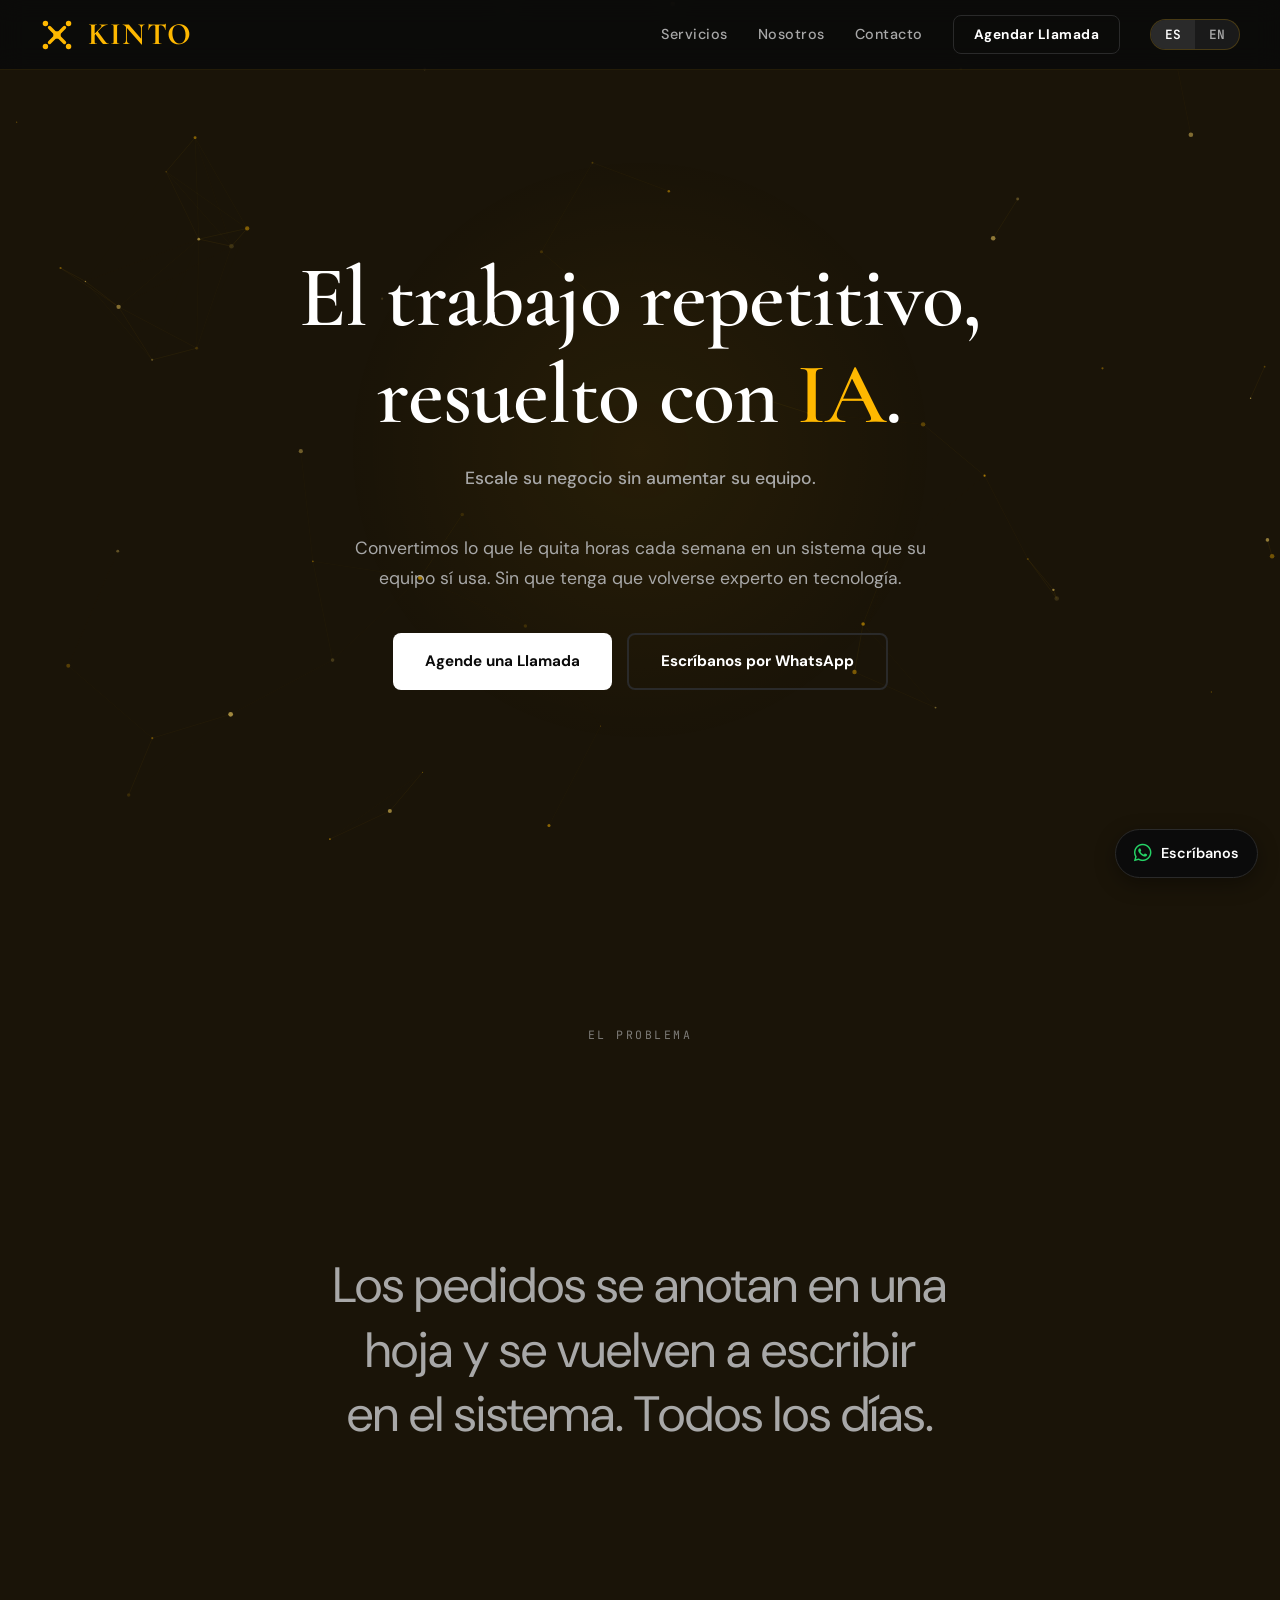
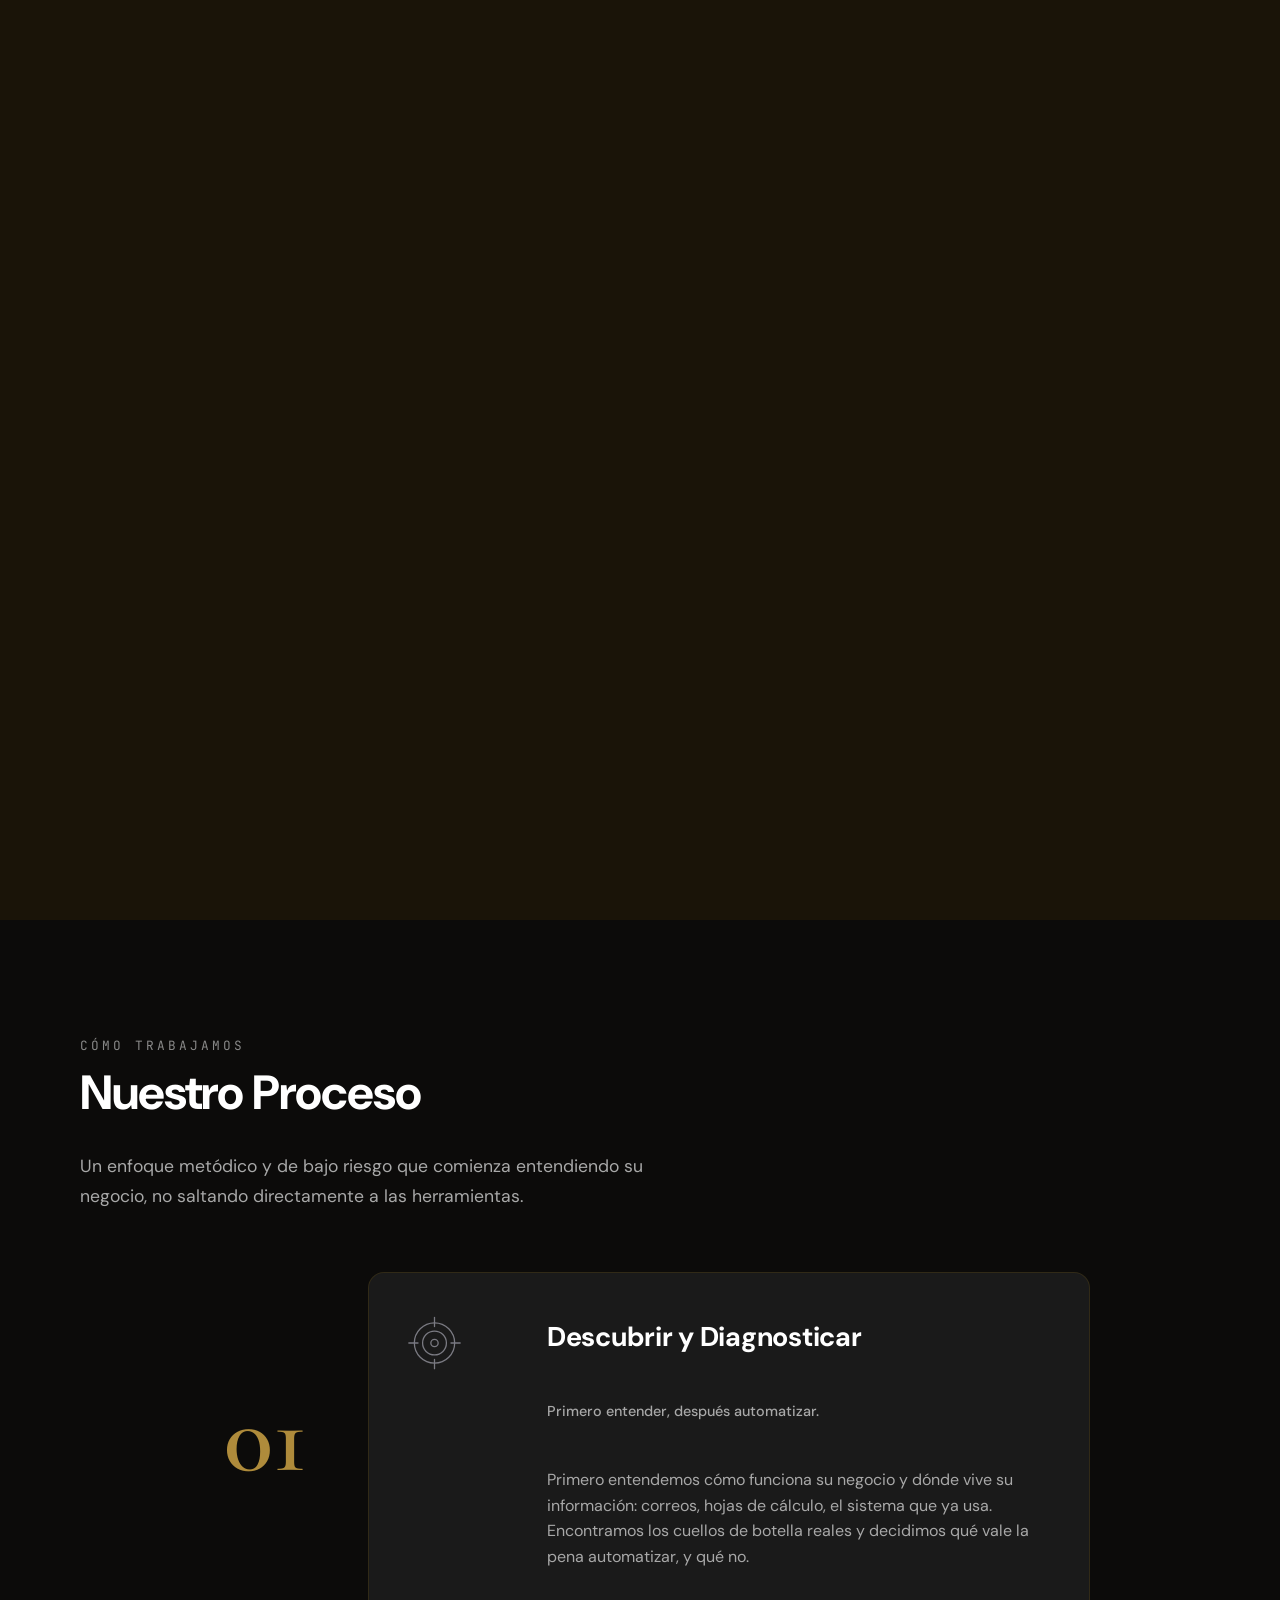
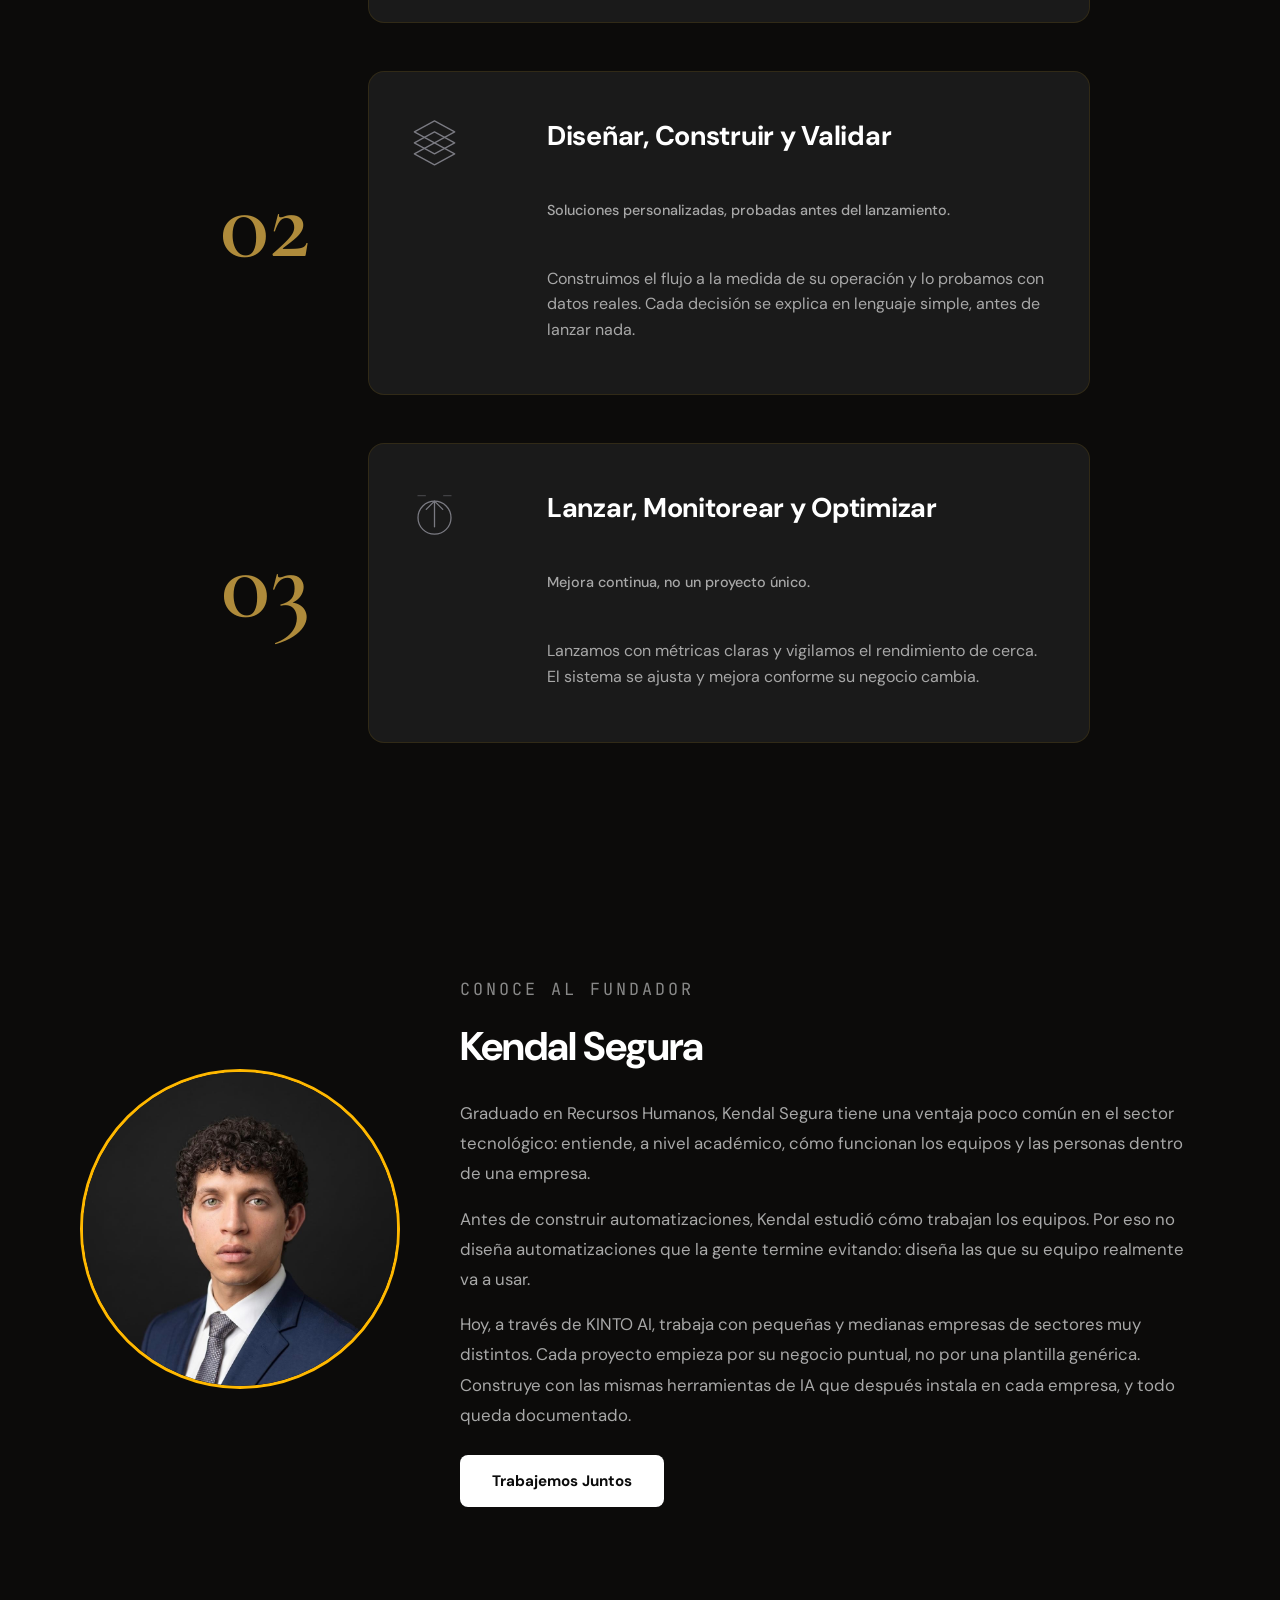
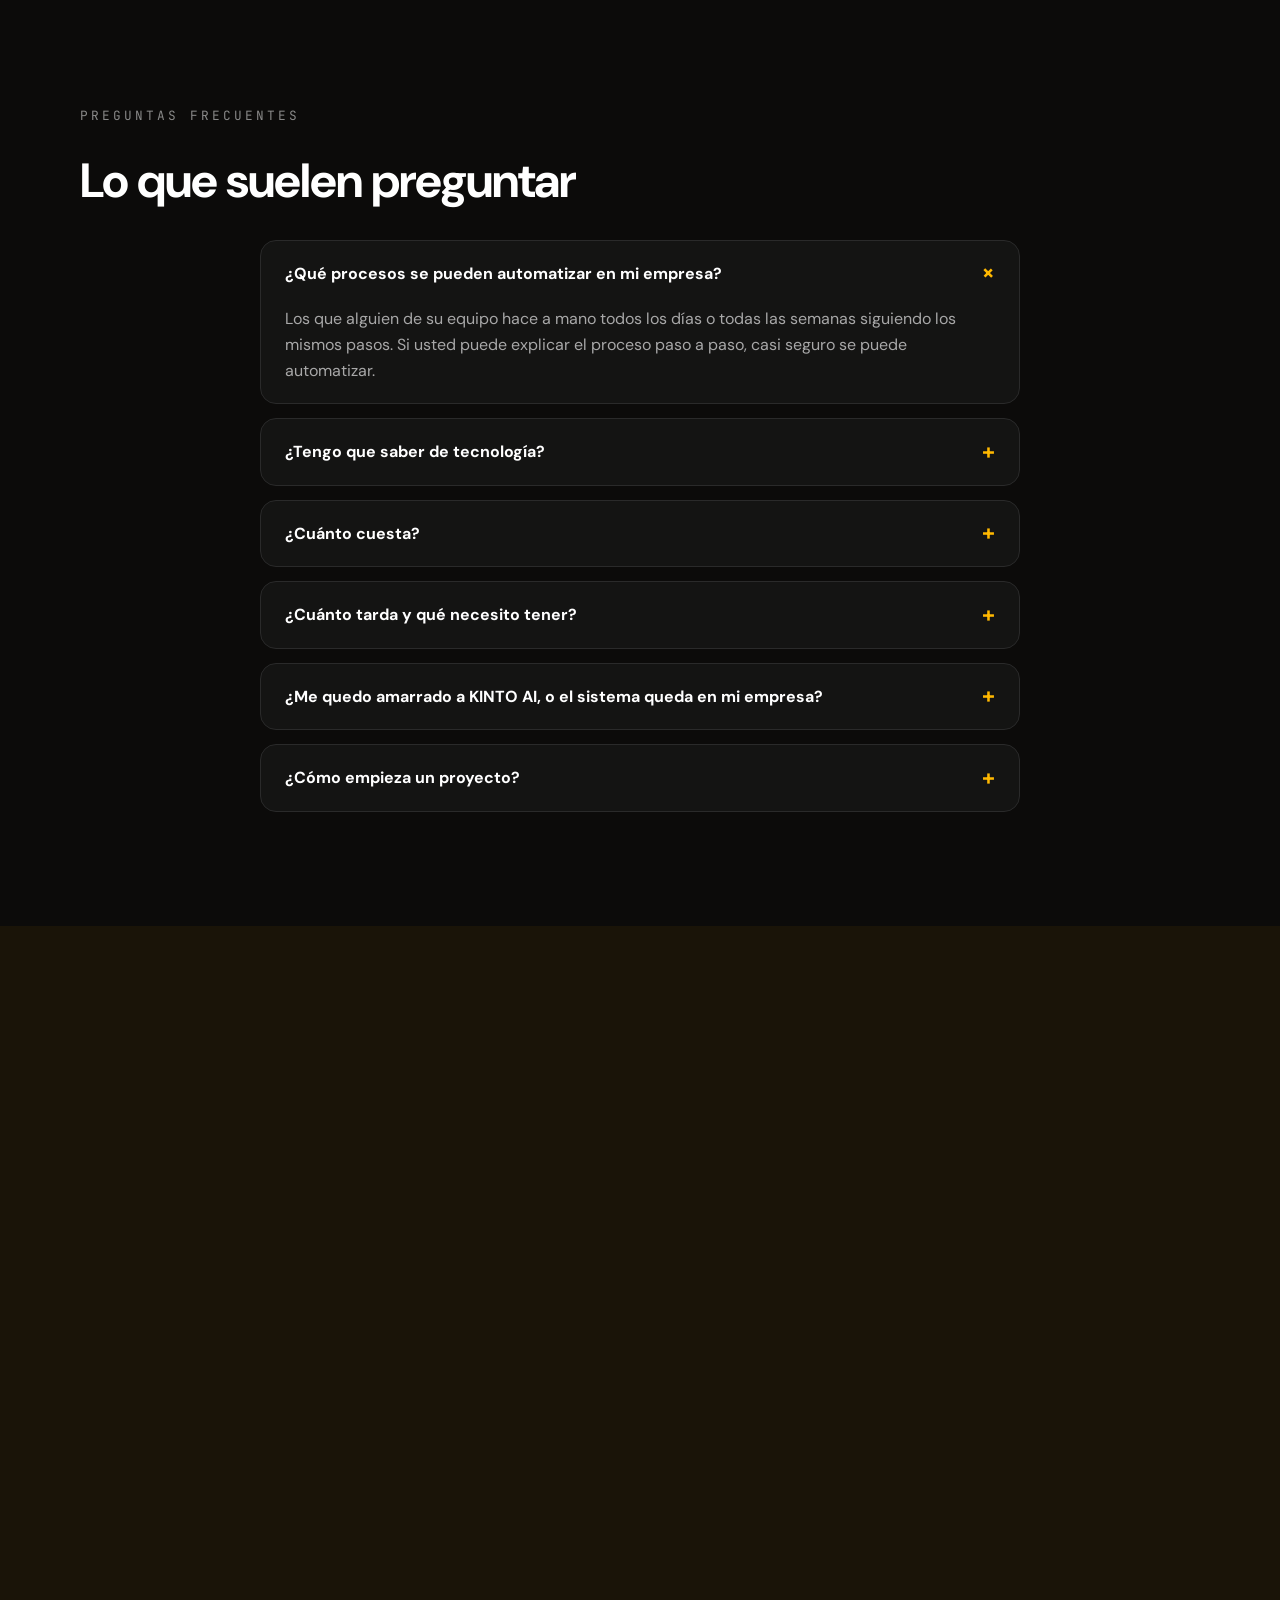
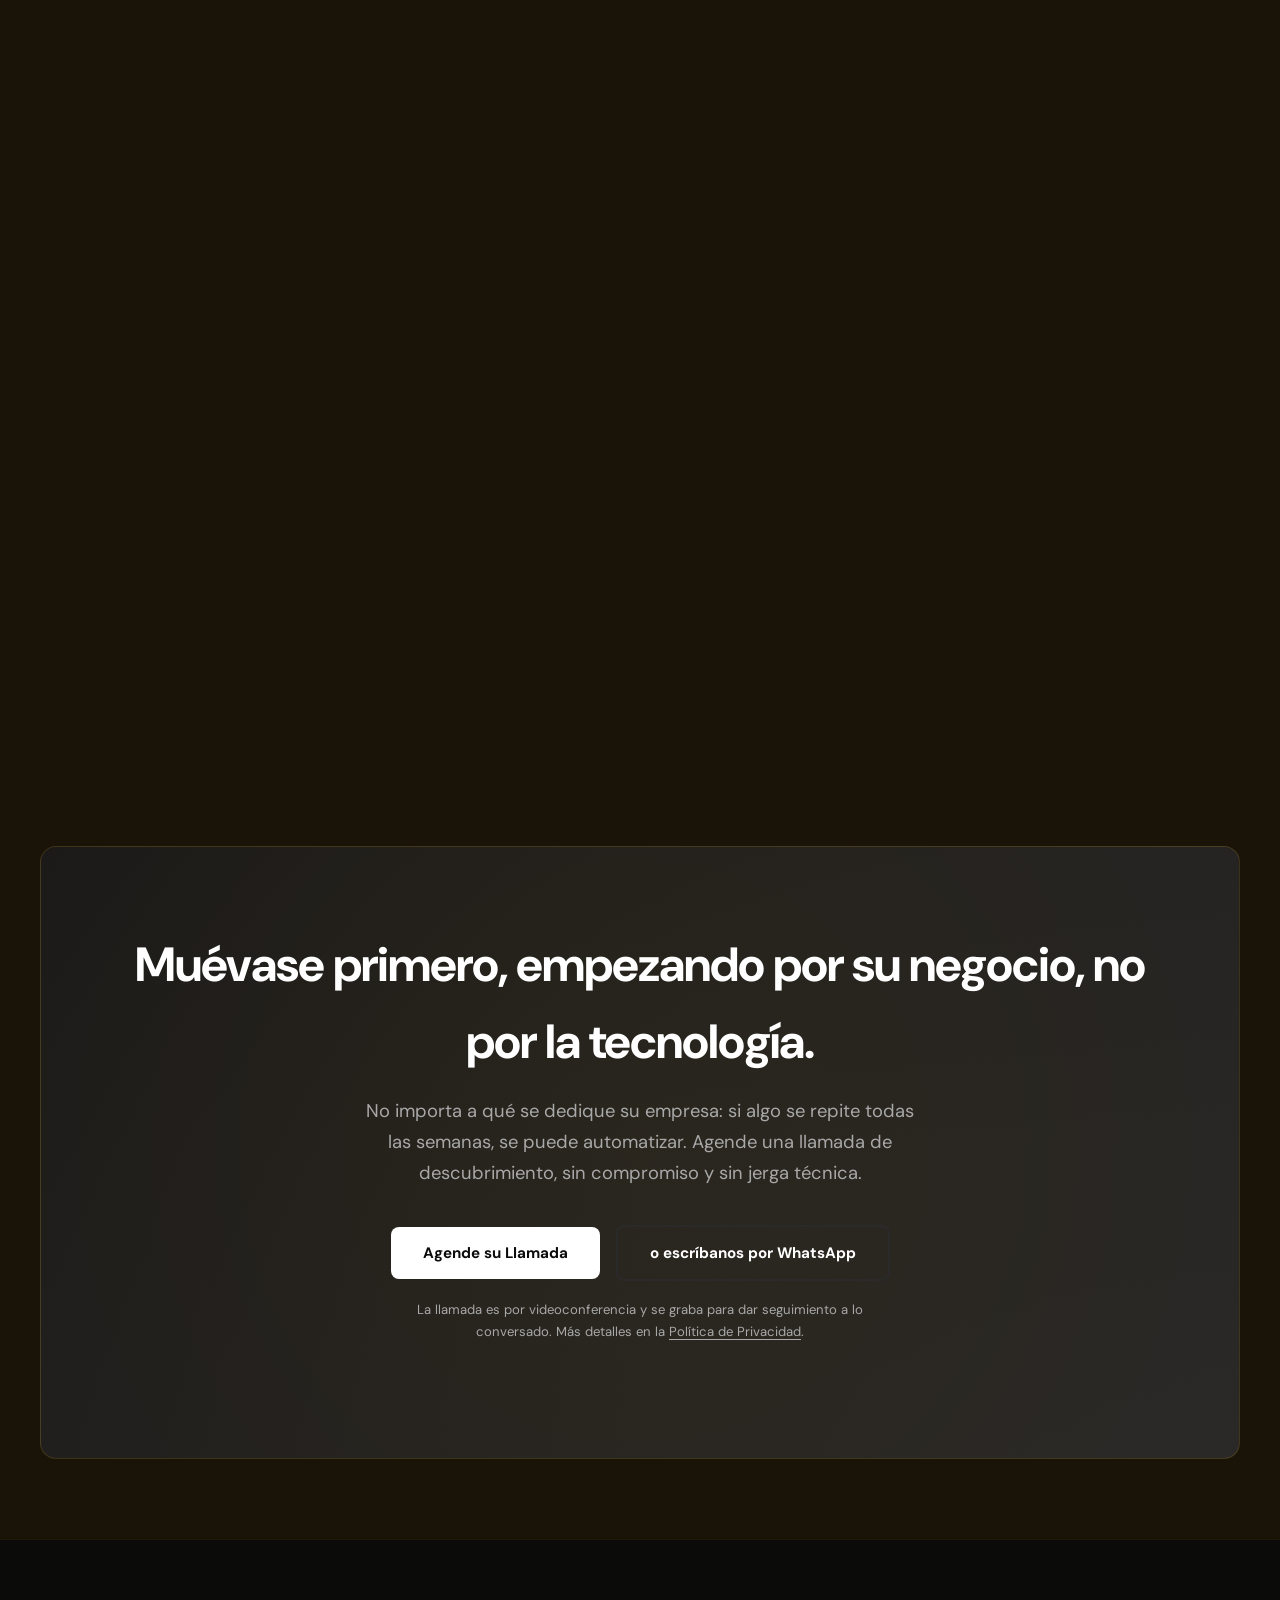
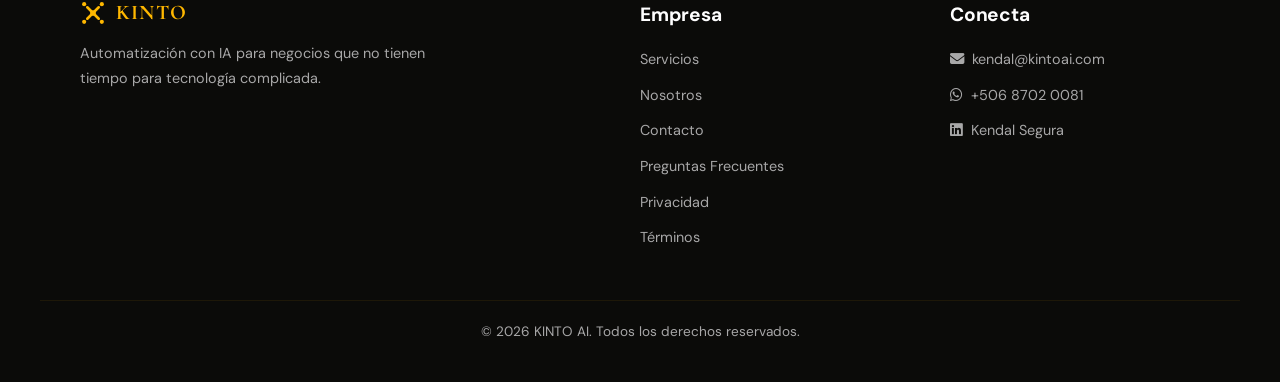
<file: index.html>
<!DOCTYPE html>
<html lang="es">
<head>
    <meta charset="UTF-8">
    <meta name="viewport" content="width=device-width, initial-scale=1.0">

    <!-- =============================================
         BASIC SEO
    ============================================= -->
    <title>KINTO AI | Automatización con IA para PYMEs</title>
    <meta name="description" content="Escala tu negocio sin aumentar tu equipo. Agentes de IA y automatización personalizados para pequeñas y medianas empresas.">
    <meta name="robots" content="index, follow">
    <meta name="google-site-verification" content="ejFHqqI4jnlAniQOk8Z2prsyrIVqqXcjT_gnooGXgl4">
    <meta name="author" content="Kendal Segura - KINTO AI">
    <meta http-equiv="content-language" content="es">
    <link rel="canonical" href="https://kintoai.com">

    <!-- =============================================
         OPEN GRAPH (LinkedIn, WhatsApp, Facebook)
    ============================================= -->
    <meta property="og:type" content="website">
    <meta property="og:url" content="https://kintoai.com">
    <meta property="og:title" content="KINTO AI | Automatización con IA para PYMEs">
    <meta property="og:description" content="Escala tu negocio sin aumentar tu equipo. Agentes de IA y automatización personalizados para pequeñas y medianas empresas.">
    <meta property="og:image" content="https://kintoai.com/images/og-image.png">
    <meta property="og:image:width" content="1200">
    <meta property="og:image:height" content="630">
    <meta property="og:image:alt" content="KINTO AI - Automatización con IA">
    <meta property="og:locale" content="es_ES">
    <meta property="og:site_name" content="KINTO AI">

    <!-- =============================================
         TWITTER / X CARD
    ============================================= -->
    <meta name="twitter:card" content="summary_large_image">
    <meta name="twitter:title" content="KINTO AI | Automatización con IA para PYMEs">
    <meta name="twitter:description" content="Escala tu negocio sin aumentar tu equipo. Agentes de IA personalizados para PYMEs.">
    <meta name="twitter:image" content="https://kintoai.com/images/og-image.png">
    <meta name="twitter:image:alt" content="KINTO AI - Automatización con IA">

    <!-- =============================================
         STRUCTURED DATA (JSON-LD) — Organization schema
    ============================================= -->
    <script type="application/ld+json">
    {
      "@context": "https://schema.org",
      "@type": "Organization",
      "name": "KINTO AI",
      "alternateName": "Kinto AI",
      "url": "https://kintoai.com",
      "logo": "https://kintoai.com/images/kinto-icon-black-128.png",
      "image": "https://kintoai.com/images/og-image.png",
      "description": "Agencia de automatización con IA. Agentes de IA y automatización personalizados para pequeñas y medianas empresas.",
      "email": "kendal@kintoai.com",
      "foundingDate": "2026",
      "founder": {
        "@type": "Person",
        "name": "Kendal Segura",
        "jobTitle": "Founder",
        "url": "https://kintoai.com/#fundador"
      },
      "address": {
        "@type": "PostalAddress",
        "addressLocality": "Turrialba",
        "addressRegion": "Cartago",
        "addressCountry": "CR"
      },
      "areaServed": {
        "@type": "Place",
        "name": "Latinoamérica"
      },
      "sameAs": [
        "https://www.linkedin.com/in/kendal-segura-mata-791a5035b/"
      ],
      "knowsAbout": [
        "Inteligencia Artificial",
        "Automatización con IA",
        "Agentes de IA",
        "Automatización empresarial",
        "Automatización para PYMEs"
      ]
    }
    </script>

    <!-- =============================================
         FAVICON
    ============================================= -->
    <link rel="icon" type="image/svg+xml" href="assets/favicon-simple.svg">
    <link rel="apple-touch-icon" href="/images/kinto-icon-black-128.png">

    <link rel="preconnect" href="https://fonts.googleapis.com">
    <link rel="preconnect" href="https://fonts.gstatic.com" crossorigin>
    <link href="https://fonts.googleapis.com/css2?family=Cormorant+Garamond:wght@300;400;600;700&family=DM+Sans:wght@400;500;700&family=JetBrains+Mono:wght@400;700&display=swap" rel="stylesheet">
    <link rel="stylesheet" href="https://cdnjs.cloudflare.com/ajax/libs/font-awesome/6.4.0/css/all.min.css">
    <link rel="stylesheet" href="assets/sc-motion.css">
    <!-- Cal.com embed -->
    <script type="text/javascript">
      (function (C, A, L) { let p = function (a, ar) { a.q.push(ar); }; let d = C.document; C.Cal = C.Cal || function () { let cal = C.Cal; let ar = arguments; if (!cal.loaded) { cal.ns = {}; cal.q = cal.q || []; d.head.appendChild(d.createElement("script")).src = A; cal.loaded = true; } if (ar[0] === L) { const api = function () { p(api, arguments); }; const namespace = ar[1]; api.q = api.q || []; if(typeof namespace === "string"){cal.ns[namespace] = cal.ns[namespace] || api;p(cal.ns[namespace], ar);p(cal, ["initNamespace", namespace]);} else p(cal, ar); return;} p(cal, ar); }; })(window, "https://app.cal.com/embed/embed.js", "init");
      Cal("init", {origin:"https://cal.com"});
      Cal("ui", {"cssVarsPerTheme":{"dark":{"cal-brand":"#ffb800"}},"hideEventTypeDetails":false,"layout":"month_view"});
    </script>
    <style>
        * {
            margin: 0;
            padding: 0;
            box-sizing: border-box;
        }

        :root {
            --black: #0B0B0B;
            --gold: #FFB800;
            --gold-dark: #D49800;
            --gold-light: #FFD966;
            --white: #FFFFFF;
            --gray-900: #1A1A1A;
            --gray-800: #2A2A2A;
            --gray-700: #404040;
            --gray-300: #A8A8A8;
            --gray-100: #F5F5F5;
            --card-shadow: 0 10px 30px -10px rgba(0, 0, 0, 0.3);
            --transition: all 0.3s cubic-bezier(0.25, 0.8, 0.25, 1);
        }

        html {
            scroll-behavior: smooth;
        }

        body {
            font-family: 'DM Sans', sans-serif;
            /* --sc-canvas la escribe el motor de scroll interpolando entre los
               data-sc-drift de cada seccion; sin motor, cae a --black */
            background-color: var(--sc-canvas, var(--black));
            color: var(--white);
            overflow-x: hidden;
            line-height: 1.6;
        }

        /* ============================================
           HEADER
        ============================================ */
        header {
            position: fixed;
            top: 0;
            left: 0;
            right: 0;
            z-index: 1000;
            background: rgba(11, 11, 11, 0.9);
            backdrop-filter: blur(12px);
            -webkit-backdrop-filter: blur(12px);
            border-bottom: 1px solid rgba(255, 184, 0, 0.1);
            padding: 0 40px;
            height: 70px;
            display: flex;
            align-items: center;
            justify-content: space-between;
            transition: var(--transition);
        }

        header.scrolled {
            background: #0B0B0B;
            box-shadow: 0 4px 30px rgba(0, 0, 0, 0.3);
        }

        .logo {
            display: flex;
            align-items: center;
            gap: 12px;
            text-decoration: none;
            cursor: pointer;
        }

        .kinto-logo {
            position: relative;
            width: 45px;
            height: 45px;
            flex-shrink: 0;
        }

        .kinto-logo .k-line {
            position: absolute;
            background: var(--gold);
            transform-origin: center;
        }

        .kinto-logo .k-line-1 {
            width: 32px;
            height: 3px;
            top: 50%;
            left: 50%;
            transform: translate(-50%, -50%) rotate(-45deg);
        }

        .kinto-logo .k-line-2 {
            width: 32px;
            height: 3px;
            top: 50%;
            left: 50%;
            transform: translate(-50%, -50%) rotate(45deg);
        }

        .kinto-logo .k-node {
            position: absolute;
            background: var(--gold);
            border-radius: 50%;
        }

        .kinto-logo .k-n1 { width: 7px; height: 7px; top: 3px; left: 3px; }
        .kinto-logo .k-n2 { width: 7px; height: 7px; top: 3px; right: 3px; }
        .kinto-logo .k-n3 { width: 7px; height: 7px; bottom: 3px; left: 3px; }
        .kinto-logo .k-n4 { width: 7px; height: 7px; bottom: 3px; right: 3px; }
        .kinto-logo .k-nc {
            width: 10px;
            height: 10px;
            top: 50%;
            left: 50%;
            transform: translate(-50%, -50%);
        }

        .logo-text {
            font-family: 'Cormorant Garamond', serif;
            font-weight: 700;
            font-size: 1.8rem;
            color: var(--gold);
            letter-spacing: -1px;
        }

        nav {
            display: flex;
            align-items: center;
            gap: 30px;
        }

        nav a {
            color: var(--gray-300);
            text-decoration: none;
            font-size: 0.9rem;
            font-weight: 500;
            transition: color 0.3s;
            letter-spacing: 0.5px;
        }

        nav a:hover {
            color: var(--gold);
        }

        .lang-toggle {
            display: flex;
            background: var(--gray-900);
            border-radius: 20px;
            overflow: hidden;
            border: 1px solid rgba(255, 184, 0, 0.2);
        }

        .lang-btn {
            padding: 6px 14px;
            font-size: 0.8rem;
            font-weight: 600;
            border: none;
            cursor: pointer;
            transition: all 0.3s;
            background: transparent;
            color: var(--gray-300);
            font-family: 'JetBrains Mono', monospace;
        }

        .lang-btn.active {
            background: var(--gold);
            color: var(--black);
        }

        .nav-cta {
            background: transparent;
            border: 1px solid var(--gray-800);
            color: var(--white) !important;
            padding: 8px 20px;
            border-radius: 8px;
            font-weight: 700;
            font-size: 0.85rem;
            transition: var(--transition);
        }

        .nav-cta:hover {
            background: var(--gold-dark);
            color: var(--black) !important;
        }

        .hamburger {
            display: none;
            flex-direction: column;
            gap: 5px;
            cursor: pointer;
            background: none;
            border: none;
            padding: 5px;
        }

        .hamburger span {
            width: 25px;
            height: 2px;
            background: var(--gold);
            transition: var(--transition);
        }

        /* ============================================
           HERO SECTION
        ============================================ */
        .hero {
            min-height: 100vh;
            display: flex;
            align-items: center;
            justify-content: center;
            text-align: center;
            padding: 120px 20px 80px;
            position: relative;
            overflow: hidden;
        }

        #particles-canvas {
            position: fixed;
            top: 0;
            left: 0;
            width: 100vw;
            height: 100vh;
            z-index: -1;
            pointer-events: none;
        }

        .organic-shape {
            position: absolute;
            width: 600px;
            height: 600px;
            border-radius: 50%;
            background: radial-gradient(circle, rgba(255, 184, 0, 0.06) 0%, transparent 70%);
            top: 50%;
            left: 50%;
            transform: translate(-50%, -50%);
            animation: morph 20s ease-in-out infinite;
            z-index: 0;
        }

        @keyframes morph {
            0%, 100% {
                border-radius: 60% 40% 30% 70% / 60% 30% 70% 40%;
                transform: translate(-50%, -50%) rotate(0deg) scale(1);
            }
            25% {
                border-radius: 30% 60% 70% 40% / 50% 60% 30% 60%;
                transform: translate(-50%, -50%) rotate(90deg) scale(1.05);
            }
            50% {
                border-radius: 50% 60% 30% 60% / 30% 50% 60% 40%;
                transform: translate(-50%, -50%) rotate(180deg) scale(0.95);
            }
            75% {
                border-radius: 60% 30% 60% 40% / 70% 40% 50% 60%;
                transform: translate(-50%, -50%) rotate(270deg) scale(1.02);
            }
        }

        .hero-content {
            position: relative;
            z-index: 2;
            max-width: 900px;
        }

        .hero h1 {
            font-family: 'Cormorant Garamond', serif;
            font-size: 4.5rem;
            font-weight: 700;
            line-height: 1.05;
            margin-bottom: 20px;
            color: var(--gold);
            letter-spacing: -2px;
        }

        .hero-subtitle {
            font-family: 'DM Sans', sans-serif;
            font-size: 1.6rem;
            font-weight: 500;
            color: var(--white);
            margin-bottom: 15px;
        }

        .hero p {
            font-size: 1.1rem;
            color: var(--gray-300);
            max-width: 600px;
            margin: 0 auto 40px;
            line-height: 1.7;
        }

        .hero-buttons {
            display: flex;
            gap: 15px;
            justify-content: center;
            flex-wrap: wrap;
        }

        /* ============================================
           BUTTONS
        ============================================ */
        .btn {
            display: inline-flex;
            align-items: center;
            gap: 8px;
            padding: 14px 32px;
            border-radius: 8px;
            font-size: 0.95rem;
            font-weight: 700;
            font-family: 'DM Sans', sans-serif;
            text-decoration: none;
            cursor: pointer;
            transition: var(--transition);
            border: none;
        }

        .btn-primary {
            background-color: var(--gold);
            color: var(--black);
        }

        .btn-primary:hover {
            background-color: var(--gold-dark);
            transform: translateY(-2px);
        }

        .btn-secondary {
            background: transparent;
            border: 2px solid var(--gold);
            color: var(--gold);
        }

        .btn-secondary:hover {
            background-color: var(--gold);
            color: var(--black);
            transform: translateY(-2px);
        }

        /* ============================================
           SECTIONS COMMON
        ============================================ */
        .section {
            padding: 100px 40px;
            max-width: 1200px;
            margin: 0 auto;
            position: relative;
            z-index: 1;
        }

        .section-label {
            font-family: 'JetBrains Mono', monospace;
            font-size: 0.8rem;
            letter-spacing: 3px;
            color: var(--gold);
            text-transform: uppercase;
            margin-bottom: 15px;
        }

        .section-title {
            font-family: 'DM Sans', sans-serif; font-weight: 700; letter-spacing: -0.01em;
            font-size: 3rem;
            font-weight: 700;
            color: var(--white);
            letter-spacing: -1px;
            margin-bottom: 20px;
        }

        .section-description {
            font-size: 1.1rem;
            color: var(--gray-300);
            max-width: 600px;
            line-height: 1.7;
        }

        /* ============================================
           TECH STACK
        ============================================ */
        /* ============================================
           PROCESS SECTION
        ============================================ */
        .process-grid {
            display: grid;
            grid-template-columns: repeat(3, 1fr);
            gap: 30px;
            margin-top: 60px;
        }

        .process-card {
            background: var(--gray-900);
            border: 1px solid rgba(255, 184, 0, 0.1);
            border-radius: 16px;
            padding: 40px 30px;
            transition: var(--transition);
            position: relative;
            overflow: hidden;
        }

        .process-card::before {
            content: '';
            position: absolute;
            top: 0;
            left: 0;
            right: 0;
            height: 3px;
            background: linear-gradient(90deg, var(--gold), var(--gold-light));
            transform: scaleX(0);
            transition: transform 0.4s ease;
        }

        

        .process-card:hover::before {
            transform: scaleX(1);
        }

        .process-number {
            font-family: 'Cormorant Garamond', serif;
            font-size: 3.5rem;
            font-weight: 700;
            color: rgba(255, 184, 0, 0.15);
            line-height: 1;
            margin-bottom: 20px;
        }

        .process-icon {
            width: 55px;
            height: 55px;
            border-radius: 12px;
            background: rgba(255, 184, 0, 0.1);
            display: flex;
            align-items: center;
            justify-content: center;
            margin-bottom: 20px;
        }

        .process-icon i {
            font-size: 1.4rem;
            color: var(--gold);
        }

        .process-card h3 {
            font-family: 'DM Sans', sans-serif; font-weight: 700; letter-spacing: -0.01em;
            font-size: 1.5rem;
            font-weight: 700;
            color: var(--white);
            margin-bottom: 8px;
        }

        .process-card .process-subtitle {
            font-size: 0.9rem;
            color: var(--gold);
            font-weight: 500;
            margin-bottom: 18px;
            font-style: italic;
        }

        .process-card ul {
            list-style: none;
            padding: 0;
        }

        .process-card ul li {
            font-size: 0.9rem;
            color: var(--gray-300);
            line-height: 1.6;
            padding: 6px 0;
            padding-left: 18px;
            position: relative;
        }

        .process-card ul li::before {
            content: '';
            position: absolute;
            left: 0;
            top: 14px;
            width: 6px;
            height: 6px;
            border-radius: 50%;
            background: var(--gold);
        }

        /* ============================================
           FOUNDER SECTION
        ============================================ */
        .founder-section {
            padding: 100px 40px;
            max-width: 1200px;
            margin: 0 auto;
            position: relative;
            z-index: 1;
        }

        .section::before,
        .founder-section::before {
            content: '';
            position: absolute;
            top: 0;
            bottom: 0;
            left: 50%;
            transform: translateX(-50%);
            width: 100vw;
            background: rgba(11, 11, 11, 0.88);
            z-index: -1;
        }

        .founder-content {
            display: flex;
            align-items: center;
            gap: 60px;
        }

        .founder-image-wrapper {
            flex-shrink: 0;
        }

        .founder-image {
            width: 320px;
            height: 320px;
            border-radius: 50%;
            object-fit: cover;
            object-position: center 30%;
            border: 3px solid var(--gold);
        }

        .founder-text .section-label {
            margin-bottom: 15px;
        }

        .founder-text h2 {
            font-family: 'DM Sans', sans-serif; font-weight: 700; letter-spacing: -0.01em;
            font-size: 2.5rem;
            font-weight: 700;
            color: var(--white);
            margin-bottom: 20px;
            letter-spacing: -1px;
        }

        .founder-text p {
            font-size: 1.05rem;
            color: var(--gray-300);
            line-height: 1.8;
            margin-bottom: 15px;
        }

        .founder-cta {
            margin-top: 25px;
        }

        /* ============================================
           CTA SECTION
        ============================================ */
        .cta-section {
            margin: 40px;
            padding: 80px 60px;
            background: linear-gradient(135deg, rgba(26, 26, 26, 0.92) 0%, rgba(42, 42, 42, 0.92) 100%);
            border-radius: 24px;
            text-align: center;
            position: relative;
            overflow: hidden;
            z-index: 1;
            border: 1px solid rgba(255, 184, 0, 0.15);
        }

        .cta-section::before {
            content: '';
            position: absolute;
            top: -50%;
            left: -50%;
            width: 200%;
            height: 200%;
            background: radial-gradient(circle, rgba(255, 184, 0, 0.04) 0%, transparent 60%);
        }

        @keyframes pulse-cta {
            0%, 100% { transform: scale(1); opacity: 0.5; }
            50% { transform: scale(1.1); opacity: 1; }
        }

        .cta-content {
            position: relative;
            z-index: 2;
        }

        .cta-section h2 {
            font-family: 'DM Sans', sans-serif; font-weight: 700; letter-spacing: -0.01em;
            font-size: 3rem;
            font-weight: 700;
            color: var(--gold);
            margin-bottom: 15px;
            letter-spacing: -1px;
        }

        .cta-section p {
            font-size: 1.15rem;
            color: var(--gray-300);
            max-width: 550px;
            margin: 0 auto 35px;
            line-height: 1.7;
        }

        /* ============================================
           FOOTER
        ============================================ */
        footer {
            padding: 60px 40px 40px;
            border-top: 1px solid rgba(255, 184, 0, 0.08);
            background: rgba(11, 11, 11, 0.9);
            position: relative;
            z-index: 1;
        }

        .footer-top {
            max-width: 1200px;
            margin: 0 auto;
            display: grid;
            grid-template-columns: 2fr 1fr 1fr;
            gap: 60px;
            margin-bottom: 40px;
        }

        .footer-brand-section {
            display: flex;
            flex-direction: column;
            gap: 15px;
        }

        .footer-brand {
            display: flex;
            align-items: center;
            gap: 10px;
        }

        .footer-brand .kinto-logo {
            width: 30px;
            height: 30px;
        }

        .footer-brand .kinto-logo .k-line-1,
        .footer-brand .kinto-logo .k-line-2 {
            width: 22px;
            height: 2px;
        }

        .footer-brand .kinto-logo .k-n1,
        .footer-brand .kinto-logo .k-n2,
        .footer-brand .kinto-logo .k-n3,
        .footer-brand .kinto-logo .k-n4 {
            width: 5px;
            height: 5px;
        }

        .footer-brand .kinto-logo .k-nc {
            width: 7px;
            height: 7px;
        }

        .footer-brand-description {
            font-size: 0.9rem;
            color: var(--gray-300);
            line-height: 1.7;
            max-width: 350px;
        }

        .footer-links h4 {
            font-family: 'DM Sans', sans-serif; font-weight: 700; letter-spacing: -0.01em;
            font-size: 1.2rem;
            font-weight: 700;
            color: var(--white);
            margin-bottom: 15px;
        }

        .footer-links ul {
            list-style: none;
            padding: 0;
        }

        .footer-links ul li {
            margin-bottom: 10px;
        }

        .footer-links ul li a {
            color: var(--gray-300);
            text-decoration: none;
            font-size: 0.9rem;
            transition: color 0.3s;
        }

        .footer-links ul li a:hover {
            color: var(--gold);
        }

        .footer-bottom {
            max-width: 1200px;
            margin: 0 auto;
            padding-top: 20px;
            border-top: 1px solid rgba(255, 184, 0, 0.08);
            text-align: center;
        }

        .footer-bottom p {
            font-size: 0.85rem;
            color: var(--gray-700);
        }

        footer a {
            color: var(--gold);
            text-decoration: none;
        }

        footer a:hover {
            color: var(--gold-light);
        }

        /* ============================================
           MOBILE RESPONSIVE
        ============================================ */
        @media (max-width: 900px) {
            header {
                padding: 0 20px;
            }

            nav {
                display: none;
                position: fixed;
                top: 70px;
                left: 0;
                right: 0;
                background: #0B0B0B;
                flex-direction: column;
                padding: 30px 20px;
                gap: 20px;
                border-bottom: 1px solid rgba(255, 184, 0, 0.1);
            }

            nav.active {
                display: flex;
            }

            .hamburger {
                display: flex;
            }

            .hero h1 {
                font-size: 3rem;
            }

            .hero-subtitle {
                font-size: 1.2rem;
            }

            .process-grid {
                grid-template-columns: 1fr;
            }

            .founder-content {
                flex-direction: column;
                text-align: center;
            }

            .founder-image {
                width: 280px;
                height: 280px;
            }

            .section {
                padding: 60px 20px;
            }

            .cta-section {
                margin: 20px;
                padding: 50px 20px;
            }


            .cta-section h2 {
                font-size: 2.2rem;
            }

            .section-title {
                font-size: 2.2rem;
            }

            .footer-top {
                grid-template-columns: 1fr;
                gap: 30px;
                text-align: center;
            }

            .footer-brand-description {
                max-width: 100%;
            }

            .footer-brand {
                justify-content: center;
            }
        }

        @media (max-width: 600px) {
            .hero h1 {
                font-size: 2.4rem;
            }

            .hero-subtitle {
                font-size: 1rem;
            }

            .hero-buttons {
                flex-direction: column;
                align-items: center;
            }

            .btn {
                width: 100%;
                max-width: 280px;
                justify-content: center;
            }

        }

        /* ============================================
           ANIMATIONS
        ============================================ */
        .fade-up {
            opacity: 0;
            transform: translateY(30px);
            transition: opacity .6s cubic-bezier(0.25,0.8,0.25,1), transform .6s cubic-bezier(0.25,0.8,0.25,1);
        }

        .fade-up.visible {
            opacity: 1;
            transform: translateY(0);
        }

        .fade-left {
            opacity: 0;
            transform: translateX(-40px);
            transition: opacity .6s cubic-bezier(0.25,0.8,0.25,1), transform .6s cubic-bezier(0.25,0.8,0.25,1);
        }

        .fade-left.visible {
            opacity: 1;
            transform: translateX(0);
        }

        .fade-right {
            opacity: 0;
            transform: translateX(40px);
            transition: opacity .6s cubic-bezier(0.25,0.8,0.25,1), transform .6s cubic-bezier(0.25,0.8,0.25,1);
        }

        .fade-right.visible {
            opacity: 1;
            transform: translateX(0);
        }

        .fade-scale {
            opacity: 0;
            transform: scale(0.92);
            transition: opacity .6s cubic-bezier(0.25,0.8,0.25,1), transform .6s cubic-bezier(0.25,0.8,0.25,1);
        }

        .fade-scale.visible {
            opacity: 1;
            transform: scale(1);
        }

        /* Stagger delays for process cards */
        .process-card:nth-child(1) { transition-delay: 0s; }
        .process-card:nth-child(2) { transition-delay: 0.15s; }
        .process-card:nth-child(3) { transition-delay: 0.3s; }

        /* Typing cursor */
        .typing-cursor {
            display: inline-block;
            width: 3px;
            height: 0.85em;
            background: var(--gold);
            margin-left: 4px;
            vertical-align: text-bottom;
            animation: blink-cursor 0.8s step-end infinite;
        }

        @keyframes blink-cursor {
            0%, 100% { opacity: 1; }
            50% { opacity: 0; }
        }

        /* Hero elements hidden until typing completes */
        .typing-hidden {
            opacity: 0;
            transform: translateY(20px);
            transition: opacity 0.6s ease 0s, transform 0.6s ease 0s;
        }

        .typing-revealed {
            opacity: 1;
            transform: translateY(0);
        }

        .typing-revealed:nth-child(2) { transition-delay: 0s; }
        .typing-revealed:nth-child(3) { transition-delay: 0.15s; }
        .typing-revealed:nth-child(4) { transition-delay: 0.3s; }

        /* Reduced motion preference */
        @media (prefers-reduced-motion: reduce) {
            *, *::before, *::after {
                animation-duration: 0.01ms !important;
                animation-iteration-count: 1 !important;
                transition-duration: 0.01ms !important;
            }
            #particles-canvas {
                display: none;
            }
        }

        /* ============================================
           BOTON FLOTANTE DE WHATSAPP
        ============================================ */
        .wa-float {
            position: fixed;
            right: 22px;
            bottom: 22px;
            z-index: 999;
            width: 56px;
            height: 56px;
            border-radius: 50%;
            background: #25D366;
            color: #fff;
            display: grid;
            place-items: center;
            font-size: 1.7rem;
            text-decoration: none;
            box-shadow: 0 6px 20px rgba(0,0,0,0.35);
            transition: transform 0.2s ease;
        }
        .wa-float:hover { transform: scale(1.08); }
    

        /* ═══════ MOCKUP MORNINGSIDE ═══════ */
        /* Fase 1: hero mas grande, con mas aire, oro en el titular */
        .hero-content h1 { font-size: clamp(3rem, 7.5vw, 5.4rem); line-height: 1.12; font-weight: 600; letter-spacing: -0.01em; color: var(--white) !important; }
        .hero-content h1 .au { color: var(--gold); }
        /* el CTA del hero pasa a blanco solido (patron Morningside): el oro del hero vive en el titular */
        .hero-buttons .btn-primary { background: var(--white) !important; color: var(--black) !important; border-color: var(--white) !important; }
        .hero-content { max-width: 900px; }
        .hero-subtitle { font-size: clamp(1.05rem, 2vw, 1.3rem); }

        /* Fase 2: el sermon. El extracto sc-motion.css no trae las reglas de
           escenario fijo (el sitio nunca habia usado un acto pin), van aqui. */
        .sermon { position: relative; }
        .sermon .sc-stage {
            position: sticky; top: 0;
            height: 100vh; height: 100svh;
            overflow: clip;
            display: grid; place-items: center; text-align: center;
            padding: 0 24px;
        }
        .sermon-stage p {
            grid-area: 1 / 1;
            max-width: 21ch;
            font-family: 'DM Sans', sans-serif;
            font-weight: 500;
            font-size: clamp(1.7rem, 4.4vw, 3.1rem);
            line-height: 1.3;
            color: var(--gray-300);
            text-wrap: balance;
        }
        .sermon-stage .sermon-turn { color: var(--white); font-weight: 700; }

        /* Fase 3: proceso con numero gigante serif y wireframe de trazo */
        .process-number {
            font-family: 'Cormorant Garamond', serif !important;
            font-size: 5.2rem !important;
            font-weight: 600 !important;
            line-height: 1 !important;
            color: #b8933e !important;
            opacity: .95;
        }
        .process-icon--wire i { display: none; }
        .process-icon--wire { background: none !important; border: none !important; }
        .process-icon--wire .wire { width: 56px; height: 56px; }
        .process-icon--wire .wire * { fill: none; stroke: #7a7a82; stroke-width: 1.4; stroke-linejoin: round; stroke-linecap: round; }


        /* proceso apilado: una tarjeta por fila, numero | wireframe | contenido */
        .process-grid--stacked { display: flex !important; flex-direction: column; gap: 22px; max-width: 900px; margin-left: auto; margin-right: auto; }
        .process-grid--stacked .process-card {
            display: grid; grid-template-columns: 110px 72px 1fr;
            gap: 26px; align-items: start; text-align: left;
        }
        .process-grid--stacked .process-number { grid-row: 1 / -1; align-self: center; }
        .process-grid--stacked .process-icon { grid-row: 1 / -1; align-self: center; margin: 0 !important; }
        .process-grid--stacked h3, .process-grid--stacked .process-subtitle, .process-grid--stacked ul, .process-grid--stacked .process-line { grid-column: 3; }
        @media (max-width: 900px) {
            .process-grid--stacked .process-card { grid-template-columns: 64px 1fr; }
            .process-grid--stacked .process-icon { display: none; }
            .process-grid--stacked h3, .process-grid--stacked .process-subtitle, .process-grid--stacked ul, .process-grid--stacked .process-line { grid-column: 2; }
        }

        /* FAQ en la home */
        .faq-list { max-width: 760px; margin: 0 auto; }
        .faq-item { border: 1px solid var(--gray-800); border-radius: 10px; margin-bottom: 14px; background: rgba(26,26,26,.6); overflow: hidden; }
        .faq-item summary { cursor: pointer; list-style: none; padding: 20px 24px; font-weight: 700; display: flex; justify-content: space-between; align-items: center; gap: 16px; }
        .faq-item summary::-webkit-details-marker { display: none; }
        .faq-item summary::after { content: "+"; color: var(--gold); font-size: 1.4rem; line-height: 1; flex-shrink: 0; transition: transform .3s ease; }
        .faq-item[open] summary::after { transform: rotate(45deg); }
        .faq-item .faq-body { padding: 0 24px 20px; color: var(--gray-300); }

        /* cierre tipografico: mas corto y con el turn en oro… no: oro unico = titular
           del acto. El turn va en blanco, la seccion ya entibia el fondo por drift. */
        .sermon--cierre .sermon-stage p { max-width: 24ch; }


        /* proceso v2: numero gigante, icono y titulo grandes, frases en vez de bullets */
        .process-grid--stacked .process-card {
            grid-template-columns: 130px 100px 1fr;
            gap: 30px;
            padding: 42px 38px;
            position: relative;
            overflow: hidden;
            transition: border-color .35s ease, transform .35s ease;
        }
        .process-grid--stacked .process-number { font-size: 6.4rem !important; }
        .process-icon--wire .wire { width: 84px; height: 84px; }
        .process-grid--stacked h3 { font-size: 1.7rem; margin-bottom: 6px; }
        .process-grid--stacked .process-subtitle { color: var(--gray-300) !important; font-style: normal; margin-bottom: 14px; }
        .process-line { color: var(--gray-300); line-height: 1.6; margin-bottom: 10px; max-width: 58ch; }
        /* el brillo al pasar el mouse (pedido explicito 2026-09-12): luz que baja
           desde el borde superior, sutil, solo en hover */
        .process-card::after {
            content: ""; position: absolute; inset: 0; pointer-events: none;
            background: radial-gradient(640px circle at 50% -8%, rgba(255,184,0,.09), transparent 62%);
            opacity: 0; transition: opacity .4s ease;
        }
        .process-card:hover::after { opacity: 1; }
        .process-card:hover { border-color: rgba(255,184,0,.35) !important; transform: translateY(-3px); }
        @media (max-width: 900px) {
            .process-grid--stacked .process-card { grid-template-columns: 76px 1fr; padding: 28px 22px; }
        }


        /* ── lote de fixes de jueces (2026-09-12) ── */
        .btn-primary { background: var(--white) !important; color: var(--black) !important; border-color: var(--white) !important; }
        .btn-secondary { border-color: var(--gray-800) !important; color: var(--white) !important; }
        .lang-btn.active, .lang-toggle .active { background: var(--gray-800) !important; color: var(--white) !important; }
        .founder-text p { max-width: 65ch; }
        .process-card h3 { scroll-margin-top: 90px; }
        @media (max-width: 480px) {
            .wa-float { width: 48px; height: 48px; font-size: 1.4rem; right: 14px; bottom: calc(14px + env(safe-area-inset-bottom)); }
            .process-card, .founder-text { padding-bottom: 56px; }
        }


        /* ── proceso v3: calco Morningside, numero fuera del panel ── */
        .process-row { display: grid; grid-template-columns: 150px 1fr; gap: 28px; align-items: center; margin-bottom: 26px; }
        .process-number--out {
            grid-row: auto !important;
            font-size: 7.2rem !important;
            text-align: center;
            align-self: center !important;
        }
        .process-grid--stacked .process-card { grid-template-columns: 110px 1fr; gap: 30px; margin: 0; }
        .process-grid--stacked .process-icon { grid-row: 1 / -1; }
        .process-grid--stacked h3, .process-grid--stacked .process-subtitle, .process-grid--stacked .process-line { grid-column: 2; }
        @media (max-width: 900px) {
            .process-row { grid-template-columns: 1fr; gap: 8px; }
            .process-number--out { font-size: 4rem !important; text-align: left; padding-left: 6px; }
        }

        /* ── jerarquia de los bloques tipograficos (kicker mono + escala) ── */
        .sermon-kicker {
            grid-area: 1 / 1; align-self: start; margin-top: 14vh;
            font-family: 'JetBrains Mono', monospace; font-size: .72rem;
            letter-spacing: .22em; text-transform: uppercase; color: var(--gray-300); opacity: .7;
        }
        .sermon-stage p { font-weight: 400; }
        .sermon-stage .sermon-turn { font-weight: 700; font-size: clamp(2rem, 5vw, 3.6rem); }
        .sermon--cierre .sermon-turn .au { color: var(--gold); }


        /* ── lote de terminacion (jueces 2026-09-12, ronda 2) ── */
        ::selection { background: var(--gold); color: var(--black); }
        a:focus-visible, button:focus-visible, summary:focus-visible { outline: 2px solid var(--gold); outline-offset: 2px; }
        .cta-section h2 { color: var(--white) !important; }           /* el oro del cierre vive en "Kinto", no en el titular entero */
        .section-label { color: var(--gray-300) !important; opacity: .8; }
        .footer-bottom p { color: var(--gray-300) !important; }        /* antes 1.8:1 de contraste */
        .cta-section a[href="/privacidad.html"] { color: var(--gray-300) !important; text-decoration: underline; text-underline-offset: 3px; }
        .logo-text { line-height: 1; }
        /* WhatsApp: de burbuja verde generica a pill de la casa */
        .wa-float {
            width: auto; height: auto; border-radius: 999px;
            background: var(--black); border: 1px solid var(--gray-800);
            color: var(--white); font-size: .9rem; font-weight: 600;
            padding: 12px 18px; display: flex; align-items: center; gap: 9px;
        }
        .wa-float i { color: #25D366; font-size: 1.25rem; }
        .wa-float:hover { border-color: var(--gold); transform: translateY(-2px); }
        @media (max-width: 480px) { .wa-float { padding: 11px 14px; font-size: .85rem; } }


        /* ── paquete final de jueces (2026-09-12, ronda 3) ── */
        :root { --content-width: 1120px; interpolate-size: allow-keywords; }
        .hero-content, .cta-content, .footer-top { max-width: var(--content-width); margin-left: auto; margin-right: auto; }
        /* el FAQ conserva 760px a proposito: medida de lectura */
        @media (max-width: 900px) { .founder-section { padding: 60px 20px; } }
        @media (max-width: 480px) { .founder-text { padding-bottom: 72px; } }
        .cta-section { margin: 80px 40px !important; border-radius: 16px !important; }
        @media (max-width: 900px) { .cta-section { margin: 60px 16px !important; } }
        details.faq-item::details-content {
            opacity: 0; block-size: 0; overflow: hidden;
            transition: content-visibility .35s allow-discrete, opacity .35s ease, block-size .35s ease;
        }
        details.faq-item[open]::details-content { opacity: 1; block-size: auto; }
        .faq-item { border-radius: 16px; }
        .btn-secondary:hover { background: transparent !important; border-color: var(--gold) !important; color: var(--gold) !important; }
        /* logo variante 1: serif reforzada (juez de identidad) */
        .logo { gap: 14px; }
        .logo-text { font-size: 1.95rem; line-height: 1; letter-spacing: 1.5px; }
        .footer-brand .logo-text { font-size: 1.3rem !important; letter-spacing: 1.2px; }


        /* lockup B: simbolo pesado + KINTO serif + etiqueta AI mono */
        .kinto-sym { display:block; flex-shrink:0; }

    </style>
</head>
<body>
    <canvas id="particles-canvas"></canvas>

    <!-- ==========================================
         HEADER
    ========================================== -->
    <header id="header">
        <div class="logo">
            <svg class="kinto-sym" width="34" height="34" viewBox="0 0 100 100" aria-hidden="true"><g stroke="#FFB800" stroke-width="10" stroke-linecap="round"><line x1="28" y1="28" x2="72" y2="72"/><line x1="72" y1="28" x2="28" y2="72"/></g><circle cx="50" cy="50" r="11" fill="#FFB800"/><circle cx="16" cy="16" r="8" fill="#FFB800"/><circle cx="84" cy="16" r="8" fill="#FFB800"/><circle cx="16" cy="84" r="8" fill="#FFB800"/><circle cx="84" cy="84" r="8" fill="#FFB800"/></svg>
            <span class="logo-text">KINTO</span>
        </div>

        <nav id="nav">
            
            <a href="#proceso" data-es="Servicios" data-en="Services">Servicios</a>
            <a href="#fundador" data-es="Nosotros" data-en="About">Nosotros</a>
            <a href="#contact" data-es="Contacto" data-en="Contact">Contacto</a>
            <a href="javascript:void(0)" data-cal-link="kinto-ai-aus0dx/kinto-ai-call" data-cal-config='{"layout":"month_view","theme":"dark"}' class="nav-cta" data-es="Agendar Llamada" data-en="Book a Call">Agendar Llamada</a>
            <div class="lang-toggle">
                <button class="lang-btn active" onclick="setLang('es')">ES</button>
                <button class="lang-btn" onclick="setLang('en')">EN</button>
            </div>
        </nav>

        <button class="hamburger" onclick="toggleMenu()" aria-label="Menu">
            <span></span>
            <span></span>
            <span></span>
        </button>
    </header>

    <!-- ==========================================
         HERO SECTION
    ========================================== -->
    <section class="hero" id="hero">
        <div class="organic-shape"></div>
        <div class="hero-content">
            <h1 id="hero-title" data-es="El trabajo repetitivo, resuelto&nbsp;con&nbsp;<span class='au'>IA</span>." data-en="Repetitive work, solved&nbsp;with&nbsp;<span class='au'>AI</span>."></h1>
            <p class="hero-subtitle typing-hidden" data-es="Escale su negocio sin aumentar su equipo." data-en="Scale your business without growing your team.">Escale su negocio sin aumentar su equipo.</p>
            <p class="typing-hidden" data-es="Convertimos lo que le quita horas cada semana en un sistema que su equipo sí usa. Sin que tenga que volverse experto en tecnología." data-en="We turn what eats your hours every week into a system your team actually uses. No need to become a tech expert.">Convertimos lo que le quita horas cada semana en un sistema que su equipo sí usa. Sin que tenga que volverse experto en tecnología.</p>
            <div class="hero-buttons typing-hidden">
                <a href="javascript:void(0)" data-cal-link="kinto-ai-aus0dx/kinto-ai-call" data-cal-config='{"layout":"month_view","theme":"dark"}' class="btn btn-primary" data-es="Agende una Llamada" data-en="Book a Call">Agende una Llamada</a>
                <a href="https://wa.me/50687020081?text=Hola%2C%20quiero%20automatizar%20un%20proceso%20de%20mi%20empresa" target="_blank" rel="noopener" class="btn btn-secondary" data-es="Escr&iacute;banos por WhatsApp" data-en="Message us on WhatsApp">Escr&iacute;banos por WhatsApp</a>
            </div>
        </div>
    </section>

    <!-- ==========================================
         PROCESS SECTION
    ========================================== -->

    <!-- MOCKUP · sermón tipográfico estilo Morningside: cada frase entra
         mientras la anterior se va, ligado al scroll (motor ya montado) -->
    <section class="sermon" data-sc-act="pin" data-sc-span="1.8" data-sc-drift="#0B0B0B">
        <div data-sc-stage class="sc-stage sermon-stage">
            <span class="sermon-kicker" data-es="EL PROBLEMA" data-en="THE PROBLEM">EL PROBLEMA</span>
            <p data-sc-cue="0 0.30 0" data-es="Los pedidos se anotan en una hoja y se vuelven a escribir en el sistema. Todos los días." data-en="Orders get written down on a sheet and typed into the system again. Every day.">Los pedidos se anotan en una hoja y se vuelven a escribir en el sistema. Todos los días.</p>
            <p data-sc-cue="0.24 0.54" data-es="Los reportes se arman copiando y pegando. Semana tras semana." data-en="Reports get built by copy and paste. Week after week.">Los reportes se arman copiando y pegando. Semana tras semana.</p>
            <p data-sc-cue="0.48 0.76" data-es="Las cotizaciones y los seguimientos se hacen a mano, uno por uno, todos los meses." data-en="Quotes and follow-ups get done by hand, one by one, every month.">Las cotizaciones y los seguimientos se hacen a mano, uno por uno, todos los meses.</p>
            <p data-sc-cue="0.72" class="sermon-turn" data-es="No es que nadie sepa hacerlo. Es que hacerlo cuesta horas que no vuelven." data-en="It is not that nobody knows how. It is that doing it costs hours that never come back.">No es que nadie sepa hacerlo. Es que hacerlo cuesta horas que no vuelven.</p>
        </div>
    </section>

    <section class="section" id="proceso" data-sc-act="flow" data-sc-drift="#191307">
        <div class="fade-up">
            <p class="section-label" data-es="CÓMO TRABAJAMOS" data-en="HOW WE WORK">CÓMO TRABAJAMOS</p>
            <h2 class="section-title" data-es="Nuestro Proceso" data-en="Our Process">Nuestro Proceso</h2>
            <p class="section-description" data-es="Un enfoque metódico y de bajo riesgo que comienza entendiendo su negocio, no saltando directamente a las herramientas." data-en="A methodical, low-risk approach that starts with understanding your business - not jumping straight into tools.">Un enfoque metódico y de bajo riesgo que comienza entendiendo su negocio, no saltando directamente a las herramientas.</p>
        </div>

        <div class="process-grid process-grid--stacked">
            <!-- Card 1: Discover & Diagnose -->
            <div class="process-row" data-sc-in>
                <div class="process-number process-number--out" data-count="1">01</div>
                <div class="process-card">
                <div class="process-icon process-icon--wire"><svg class="wire" viewBox="0 0 60 60" aria-hidden="true"><circle cx="30" cy="30" r="22"/><circle cx="30" cy="30" r="13"/><circle cx="30" cy="30" r="4"/><path d="M30 2v10M30 48v10M2 30h10M48 30h10"/></svg></div>
                <h3 data-es="Descubrir y Diagnosticar" data-en="Discover &amp; Diagnose">Descubrir y Diagnosticar</h3>
                <p class="process-subtitle" data-es="Primero entender, después automatizar." data-en="Understand first, automate second.">Primero entender, después automatizar.</p>
                <p class="process-line" data-es="Primero entendemos c&oacute;mo funciona su negocio y d&oacute;nde vive su informaci&oacute;n: correos, hojas de c&aacute;lculo, el sistema que ya usa. Encontramos los cuellos de botella reales y decidimos qu&eacute; vale la pena automatizar, y qu&eacute; no." data-en="First we understand how your business works and where your information lives: emails, spreadsheets, the system you already use. We find the real bottlenecks and decide what is worth automating, and what is not.">Primero entendemos c&oacute;mo funciona su negocio y d&oacute;nde vive su informaci&oacute;n: correos, hojas de c&aacute;lculo, el sistema que ya usa. Encontramos los cuellos de botella reales y decidimos qu&eacute; vale la pena automatizar, y qu&eacute; no.</p>
                </div>
            </div>

            <!-- Card 2: Design, Build & Validate -->
            <div class="process-row" data-sc-in>
                <div class="process-number process-number--out" data-count="2">02</div>
                <div class="process-card">
                <div class="process-icon process-icon--wire"><svg class="wire" viewBox="0 0 60 60" aria-hidden="true"><path d="M30 8 52 20 30 32 8 20Z"/><path d="M30 20 52 32 30 44 8 32Z"/><path d="M30 32 52 44 30 56 8 44Z"/></svg></div>
                <h3 data-es="Diseñar, Construir y Validar" data-en="Design, Build &amp; Validate">Diseñar, Construir y Validar</h3>
                <p class="process-subtitle" data-es="Soluciones personalizadas, probadas antes del lanzamiento." data-en="Custom solutions, tested before launch.">Soluciones personalizadas, probadas antes del lanzamiento.</p>
                <p class="process-line" data-es="Construimos el flujo a la medida de su operaci&oacute;n y lo probamos con datos reales. Cada decisi&oacute;n se explica en lenguaje simple, antes de lanzar nada." data-en="We build the workflow around your operation and test it with real data. Every decision is explained in plain language before anything goes live.">Construimos el flujo a la medida de su operaci&oacute;n y lo probamos con datos reales. Cada decisi&oacute;n se explica en lenguaje simple, antes de lanzar nada.</p>
                </div>
            </div>

            <!-- Card 3: Launch, Monitor & Optimize -->
            <div class="process-row" data-sc-in>
                <div class="process-number process-number--out" data-count="3">03</div>
                <div class="process-card">
                <div class="process-icon process-icon--wire"><svg class="wire" viewBox="0 0 60 60" aria-hidden="true"><circle cx="30" cy="34" r="18"/><path d="M30 44V16M30 16l-9 9M30 16l9 9"/><path d="M12 10h8M40 10h8" opacity=".4"/></svg></div>
                <h3 data-es="Lanzar, Monitorear y Optimizar" data-en="Launch, Monitor &amp; Optimize">Lanzar, Monitorear y Optimizar</h3>
                <p class="process-subtitle" data-es="Mejora continua, no un proyecto único." data-en="Continuous improvement, not a one-off project.">Mejora continua, no un proyecto único.</p>
                <p class="process-line" data-es="Lanzamos con m&eacute;tricas claras y vigilamos el rendimiento de cerca. El sistema se ajusta y mejora conforme su negocio cambia." data-en="We launch with clear metrics and watch performance closely. The system keeps adjusting and improving as your business changes.">Lanzamos con m&eacute;tricas claras y vigilamos el rendimiento de cerca. El sistema se ajusta y mejora conforme su negocio cambia.</p>
                </div>
            </div>

            </div>
    </section>

    <!-- ==========================================
         FOUNDER SECTION
    ========================================== -->
    <section class="founder-section" id="fundador" data-sc-act="flow" data-sc-drift="#17171c">
        <div class="founder-content">
            <div class="founder-image-wrapper fade-left">
                <img data-sc-parallax="-0.10" src="Portrait.jpeg" alt="Kendal Segura - Fundador de KINTO AI" class="founder-image">
            </div>
            <div class="founder-text fade-right">
                <p class="section-label" data-es="Conoce al Fundador" data-en="Meet the Founder">Conoce al Fundador</p>
                <h2 data-es="Kendal Segura" data-en="Kendal Segura">Kendal Segura</h2>
                <p data-es="Graduado en Recursos Humanos, Kendal Segura tiene una ventaja poco com&uacute;n en el sector tecnol&oacute;gico: entiende, a nivel acad&eacute;mico, c&oacute;mo funcionan los equipos y las personas dentro de una empresa." data-en="With a degree in Human Resources, Kendal Segura has an uncommon advantage in the tech sector: an academic understanding of how teams and people actually work inside a company.">Graduado en Recursos Humanos, Kendal Segura tiene una ventaja poco com&uacute;n en el sector tecnol&oacute;gico: entiende, a nivel acad&eacute;mico, c&oacute;mo funcionan los equipos y las personas dentro de una empresa.</p>
                <p data-es="Antes de construir automatizaciones, Kendal estudió cómo trabajan los equipos. Por eso no diseña automatizaciones que la gente termine evitando: diseña las que su equipo realmente va a usar." data-en="Before building automations, Kendal studied how teams actually work. That is why he does not design automations people end up avoiding: he designs the ones your team will actually use.">Antes de construir automatizaciones, Kendal estudió cómo trabajan los equipos. Por eso no diseña automatizaciones que la gente termine evitando: diseña las que su equipo realmente va a usar.</p>
                <p data-es="Hoy, a trav&eacute;s de KINTO AI, trabaja con peque&ntilde;as y medianas empresas de sectores muy distintos. Cada proyecto empieza por su negocio puntual, no por una plantilla gen&eacute;rica." data-en="Today, through KINTO AI, he works with small and medium businesses across very different industries. Every project starts with your specific business, not a generic template. He builds with the same AI tools he then installs in each company, and everything stays documented.">Hoy, a trav&eacute;s de KINTO AI, trabaja con peque&ntilde;as y medianas empresas de sectores muy distintos. Cada proyecto empieza por su negocio puntual, no por una plantilla gen&eacute;rica. Construye con las mismas herramientas de IA que despu&eacute;s instala en cada empresa, y todo queda documentado.</p>
                <div class="founder-cta">
                    <a href="javascript:void(0)" data-cal-link="kinto-ai-aus0dx/kinto-ai-call" data-cal-config='{"layout":"month_view","theme":"dark"}' class="btn btn-primary" data-es="Trabajemos Juntos" data-en="Let's Work Together">Trabajemos Juntos</a>
                </div>
            </div>
        </div>
    </section>


    <!-- ==========================================
         CTA SECTION
    ========================================== -->


    <!-- MOCKUP · FAQ en la home (decision 2026-09-12, revierte la de sacarla) -->
    <section class="section" id="faq-home" data-sc-act="flow" data-sc-drift="#0E0E11">
        <div class="fade-up">
            <p class="section-label" data-es="PREGUNTAS FRECUENTES" data-en="FAQ">PREGUNTAS FRECUENTES</p>
            <h2 class="section-title" data-es="Lo que suelen preguntar" data-en="What owners usually ask">Lo que suelen preguntar</h2>
        </div>
        <div class="faq-list" data-sc-in>
            <details class="faq-item" open>
                <summary data-es="&iquest;Qu&eacute; procesos se pueden automatizar en mi empresa?" data-en="What processes can be automated in my company?">&iquest;Qu&eacute; procesos se pueden automatizar en mi empresa?</summary>
                <div class="faq-body"><p data-es="Los que alguien de su equipo hace a mano todos los d&iacute;as o todas las semanas siguiendo los mismos pasos. Si usted puede explicar el proceso paso a paso, casi seguro se puede automatizar." data-en="The ones someone on your team does by hand every day or every week, following the same steps. If you can explain the process step by step, it can almost certainly be automated.">Los que alguien de su equipo hace a mano todos los d&iacute;as o todas las semanas siguiendo los mismos pasos. Si usted puede explicar el proceso paso a paso, casi seguro se puede automatizar.</p></div>
            </details>
            <details class="faq-item">
                <summary data-es="&iquest;Tengo que saber de tecnolog&iacute;a?" data-en="Do I need to know about technology?">&iquest;Tengo que saber de tecnolog&iacute;a?</summary>
                <div class="faq-body"><p data-es="No. Usted explica su proceso en su propio lenguaje y KINTO AI se encarga de la parte t&eacute;cnica. Las herramientas se entregan listas para que su equipo las use." data-en="No. You explain your process in your own words and KINTO AI takes care of the technical side. The tools are delivered ready for your team to use.">No. Usted explica su proceso en su propio lenguaje y KINTO AI se encarga de la parte t&eacute;cnica. Las herramientas se entregan listas para que su equipo las use.</p></div>
            </details>
            <details class="faq-item">
                <summary data-es="&iquest;Cu&aacute;nto cuesta?" data-en="How much does it cost?">&iquest;Cu&aacute;nto cuesta?</summary>
                <div class="faq-body"><p data-es="Depende del proceso y del ahorro que genere. En la llamada de descubrimiento se estima ese ahorro y sobre eso se cotiza, antes de construir nada y sin compromiso." data-en="It depends on the process and the savings it generates. In the discovery call we estimate those savings and quote based on that, before anything is built and with no commitment.">Depende del proceso y del ahorro que genere. En la llamada de descubrimiento se estima ese ahorro y sobre eso se cotiza, antes de construir nada y sin compromiso.</p></div>
            </details>
            <details class="faq-item">
                <summary data-es="&iquest;Cu&aacute;nto tarda y qu&eacute; necesito tener?" data-en="How long does it take and what do I need?">&iquest;Cu&aacute;nto tarda y qu&eacute; necesito tener?</summary>
                <div class="faq-body"><p data-es="Un proyecto t&iacute;pico se entrega en semanas, no en meses. Se necesita acceso a los archivos o sistemas donde vive el proceso y una persona que lo conozca bien." data-en="A typical project is delivered in weeks, not months. What is needed: access to the files or systems where the process lives, and someone who knows it well.">Un proyecto t&iacute;pico se entrega en semanas, no en meses. Se necesita acceso a los archivos o sistemas donde vive el proceso y una persona que lo conozca bien.</p></div>
            </details>
            <details class="faq-item">
                <summary data-es="&iquest;Me quedo amarrado a KINTO AI, o el sistema queda en mi empresa?" data-en="Am I locked into KINTO AI, or does the system stay with my company?">&iquest;Me quedo amarrado a KINTO AI, o el sistema queda en mi empresa?</summary>
                <div class="faq-body"><p data-es="El sistema queda en las cuentas de su empresa, documentado: no depende de que usted siga trabajando con KINTO AI. Cada proyecto incluye adem&aacute;s un per&iacute;odo de acompa&ntilde;amiento definido en su propuesta, y despu&eacute;s hay mantenimiento mensual opcional si lo necesita." data-en="The system stays in your company&#39;s own accounts, documented: it does not depend on you continuing to work with KINTO AI. Each project also includes a support period defined in its proposal, plus an optional monthly maintenance plan if you need it.">El sistema queda en las cuentas de su empresa, documentado: no depende de que usted siga trabajando con KINTO AI. Cada proyecto incluye adem&aacute;s un per&iacute;odo de acompa&ntilde;amiento definido en su propuesta, y despu&eacute;s hay mantenimiento mensual opcional si lo necesita.</p></div>
            </details>
            <details class="faq-item">
                <summary data-es="&iquest;C&oacute;mo empieza un proyecto?" data-en="How does a project start?">&iquest;C&oacute;mo empieza un proyecto?</summary>
                <div class="faq-body"><p data-es="Escribiendo al WhatsApp de KINTO AI, donde recibe respuesta de inmediato. Si hay una oportunidad clara, se estima el ahorro y se presenta una propuesta formal. Nada se construye sin su aprobaci&oacute;n por escrito." data-en="By writing to KINTO AI on WhatsApp, where you get an immediate reply. If there is a clear opportunity, the savings are estimated and a formal proposal is presented. Nothing gets built without your written approval.">Escribiendo al WhatsApp de KINTO AI, donde recibe respuesta de inmediato. Si hay una oportunidad clara, se estima el ahorro y se presenta una propuesta formal. Nada se construye sin su aprobaci&oacute;n por escrito.</p></div>
            </details>
        </div>
    </section>

    <!-- MOCKUP · cierre tipografico (adaptacion propia del cierre de Morningside) -->
    <section class="sermon sermon--cierre" data-sc-act="pin" data-sc-span="1.6" data-sc-drift="#191307">
        <div data-sc-stage class="sc-stage sermon-stage">
            <p data-sc-cue="0 0.36 0" data-es="La IA ya lleg&oacute;." data-en="AI is already here.">La IA ya lleg&oacute;.</p>
            <p data-sc-cue="0.30 0.62" data-es="La mayor&iacute;a va a reaccionar cuando no quede de otra." data-en="Most will react when there is no other choice.">La mayor&iacute;a va a reaccionar cuando no quede de otra.</p>
            <p data-sc-cue="0.56" class="sermon-turn" data-es="<span class='au'>Kinto</span> trabaja con los que se mueven antes." data-en="<span class='au'>Kinto</span> works with those who move first."><span class="au">Kinto</span> trabaja con los que se mueven antes.</p>
        </div>
    </section>

    <section class="cta-section" id="contact" data-sc-act="flow" data-sc-drift="#1a1408">
        <div class="cta-content fade-scale">
            <h2 data-es="Mu&eacute;vase primero, empezando por su negocio, no por la tecnolog&iacute;a." data-en="Move first, starting with your business, not the technology.">Mu&eacute;vase primero, empezando por su negocio, no por la tecnolog&iacute;a.</h2>
            <p data-es="No importa a qué se dedique su empresa: si algo se repite todas las semanas, se puede automatizar. Agende una llamada de descubrimiento, sin compromiso y sin jerga técnica." data-en="It does not matter what your company does: if something repeats every week, it can be automated. Book a discovery call, no commitment and no jargon.">No importa a qué se dedique su empresa: si algo se repite todas las semanas, se puede automatizar. Agende una llamada de descubrimiento, sin compromiso y sin jerga técnica.</p>
            <a href="javascript:void(0)" data-cal-link="kinto-ai-aus0dx/kinto-ai-call" data-cal-config='{"layout":"month_view","theme":"dark"}' class="btn btn-primary" data-es="Agende su Llamada" data-en="Book Your Call">Agende su Llamada</a>
            <a href="https://wa.me/50687020081?text=Hola%2C%20quiero%20automatizar%20un%20proceso%20de%20mi%20empresa" target="_blank" rel="noopener" class="btn btn-secondary" style="margin-left:12px" data-es="o escr&iacute;banos por WhatsApp" data-en="or message us on WhatsApp">o escr&iacute;banos por WhatsApp</a>
            <p style="font-size: 0.82rem; color: var(--gray-300); margin-top: 18px; max-width: 520px; margin-left:auto; margin-right:auto;" data-es="La llamada es por videoconferencia y se graba para dar seguimiento a lo conversado. M&aacute;s detalles en la <a href='/privacidad.html' style='color: var(--gold);'>Pol&iacute;tica de Privacidad</a>." data-en="The call happens over video conference and is recorded to follow up on what was discussed. Details in the <a href='/privacidad.html' style='color: var(--gold);'>Privacy Policy</a>.">La llamada es por videoconferencia y se graba para dar seguimiento a lo conversado. M&aacute;s detalles en la <a href="/privacidad.html" style="color: var(--gold);">Pol&iacute;tica de Privacidad</a>.</p>
        </div>
    </section>

    <!-- ==========================================
         FOOTER
    ========================================== -->
    <footer>
        <div class="footer-top">
            <div class="footer-brand-section">
                <div class="footer-brand">
                    <svg class="kinto-sym" width="26" height="26" viewBox="0 0 100 100" aria-hidden="true"><g stroke="#FFB800" stroke-width="10" stroke-linecap="round"><line x1="28" y1="28" x2="72" y2="72"/><line x1="72" y1="28" x2="28" y2="72"/></g><circle cx="50" cy="50" r="11" fill="#FFB800"/><circle cx="16" cy="16" r="8" fill="#FFB800"/><circle cx="84" cy="16" r="8" fill="#FFB800"/><circle cx="16" cy="84" r="8" fill="#FFB800"/><circle cx="84" cy="84" r="8" fill="#FFB800"/></svg>
                    <span class="logo-text" style="font-size:1.2rem">KINTO</span>
                </div>
                <p class="footer-brand-description" data-es="Automatización con IA para negocios que no tienen tiempo para tecnología complicada." data-en="AI automation for businesses that do not have time for complicated technology.">Automatización con IA para negocios que no tienen tiempo para tecnología complicada.</p>
            </div>
            <div class="footer-links">
                <h4 data-es="Empresa" data-en="Company">Empresa</h4>
                <ul>
                    <li><a href="#proceso" data-es="Servicios" data-en="Services">Servicios</a></li>
                    <li><a href="#fundador" data-es="Nosotros" data-en="About">Nosotros</a></li>
                    <li><a href="#contact" data-es="Contacto" data-en="Contact">Contacto</a></li>
                    <li data-es='<a href="/faq.html">Preguntas Frecuentes</a>' data-en='<a href="/faq-en.html">FAQ</a>'><a href="/faq.html">Preguntas Frecuentes</a></li>
                    <li data-es='<a href="/privacidad.html">Privacidad</a>' data-en='<a href="/privacy.html">Privacy</a>'><a href="/privacidad.html">Privacidad</a></li>
                    <li data-es='<a href="/terminos.html">T&eacute;rminos</a>' data-en='<a href="/terms.html">Terms</a>'><a href="/terminos.html">T&eacute;rminos</a></li>
                </ul>
            </div>
            <div class="footer-links">
                <h4 data-es="Conecta" data-en="Connect">Conecta</h4>
                <ul>
                    <li><a href="mailto:kendal@kintoai.com"><i class="fas fa-envelope" style="margin-right: 8px;"></i>kendal@kintoai.com</a></li>
                    <li><a href="https://wa.me/50687020081" target="_blank" rel="noopener"><i class="fab fa-whatsapp" style="margin-right: 8px;"></i>+506 8702 0081</a></li>
                    <li><a href="https://www.linkedin.com/in/kendal-segura-mata-791a5035b/" target="_blank" rel="noopener noreferrer"><i class="fab fa-linkedin" style="margin-right: 8px;"></i>Kendal Segura</a></li>
                </ul>
            </div>
        </div>
        <div class="footer-bottom">
            <p>&copy; 2026 KINTO AI. <span data-es="Todos los derechos reservados." data-en="All rights reserved.">Todos los derechos reservados.</span></p>
        </div>
    </footer>

    <!-- ==========================================
         JAVASCRIPT
    ========================================== -->
    <script>
        // ========================================
        // LANGUAGE TOGGLE
        // ========================================
        let currentLang = 'es';
        let typingTimer = null;

        function setLang(lang) {
            currentLang = lang;
            document.querySelectorAll('[data-es]').forEach(el => {
                if (el.id === 'hero-title') return;
                el.innerHTML = el.getAttribute('data-' + lang);
            });
            document.querySelectorAll('.lang-btn').forEach(btn => {
                btn.classList.toggle('active', btn.textContent === lang.toUpperCase());
            });
            document.documentElement.lang = lang;
            typeHeroTitle();
        }

        // ========================================
        // MOBILE MENU
        // ========================================
        function toggleMenu() {
            document.getElementById('nav').classList.toggle('active');
            const hamburger = document.querySelector('.hamburger');
            hamburger.classList.toggle('open');
        }

        // Close mobile menu when clicking a link
        document.querySelectorAll('nav a').forEach(link => {
            link.addEventListener('click', () => {
                document.getElementById('nav').classList.remove('active');
            });
        });

        // ========================================
        // HEADER SCROLL EFFECT
        // ========================================
        window.addEventListener('scroll', () => {
            const header = document.getElementById('header');
            if (window.scrollY > 50) {
                header.classList.add('scrolled');
            } else {
                header.classList.remove('scrolled');
            }
        });

        // ========================================
        // SCROLL ANIMATIONS (Intersection Observer)
        // ========================================
        const observer = new IntersectionObserver((entries) => {
            entries.forEach(entry => {
                if (entry.isIntersecting) {
                    entry.target.classList.add('visible');
                }
            });
        }, { threshold: 0.1 });

        document.querySelectorAll('.fade-up, .fade-left, .fade-right, .fade-scale').forEach(el => observer.observe(el));

        // ========================================
        // TYPING EFFECT
        // ========================================
        function typeHeroTitle() {
            const heroTitle = document.getElementById('hero-title');
            const text = heroTitle.getAttribute('data-' + currentLang);
            if (typingTimer) clearTimeout(typingTimer);
            heroTitle.innerHTML = text;
            document.querySelectorAll('.typing-hidden').forEach(el => { el.classList.remove('typing-hidden'); el.classList.add('typing-revealed'); });
            return;

            const cursor = document.createElement('span');
            cursor.className = 'typing-cursor';
            heroTitle.appendChild(cursor);

            let i = 0;
            function typeChar() {
                if (i < text.length) {
                    heroTitle.insertBefore(document.createTextNode(text.charAt(i)), cursor);
                    i++;
                    typingTimer = setTimeout(typeChar, 55);
                } else {
                    setTimeout(() => {
                        document.querySelectorAll('.typing-hidden').forEach(el => {
                            el.classList.remove('typing-hidden');
                            el.classList.add('typing-revealed');
                        });
                    }, 300);
                    setTimeout(() => {
                        cursor.style.transition = 'opacity 0.5s';
                        cursor.style.opacity = '0';
                        setTimeout(() => cursor.remove(), 500);
                    }, 2500);
                }
            }
            typeChar();
        }

        typeHeroTitle();

        // ========================================
        // COUNTER ANIMATION
        // ========================================
        const counterObserver = new IntersectionObserver((entries) => {
            entries.forEach(entry => {
                if (entry.isIntersecting) {
                    const el = entry.target;
                    const target = parseInt(el.getAttribute('data-count'));
                    let current = 0;
                    const stepTime = 800 / target;
                    const timer = setInterval(() => {
                        current++;
                        el.textContent = String(current).padStart(2, '0');
                        if (current >= target) clearInterval(timer);
                    }, stepTime);
                    counterObserver.unobserve(el);
                }
            });
        }, { threshold: 0.5 });

        document.querySelectorAll('.process-number[data-count]').forEach(el => {
            el.textContent = '00';
            counterObserver.observe(el);
        });

        // ========================================
        // PARALLAX
        // ========================================
        let ticking = false;
        function handleParallax() {
            if (window.innerWidth < 768) return;
            const scrollY = window.scrollY;

            const shape = document.querySelector('.organic-shape');
            if (shape) {
                shape.style.transform = 'translate(-50%, calc(-50% + ' + (scrollY * 0.3) + 'px))';
            }

            document.querySelectorAll('.section-label').forEach(el => {
                const rect = el.getBoundingClientRect();
                if (rect.top < window.innerHeight && rect.bottom > 0) {
                    const offset = (rect.top - window.innerHeight / 2) * 0.04;
                    el.style.transform = 'translateY(' + offset + 'px)';
                }
            });
        }

        window.addEventListener('scroll', () => {
            if (!ticking) {
                requestAnimationFrame(() => {
                    handleParallax();
                    ticking = false;
                });
                ticking = true;
            }
        });

        // ========================================
        // PARTICLE ANIMATION (Gold Neural Network)
        // ========================================
        const canvas = document.getElementById('particles-canvas');
        const ctx = canvas.getContext('2d');
        let particles = [];
        let animationId;

        function resizeCanvas() {
            canvas.width = window.innerWidth;
            canvas.height = window.innerHeight;
        }

        class Particle {
            constructor() {
                this.reset();
            }

            reset() {
                this.x = Math.random() * canvas.width;
                this.y = Math.random() * canvas.height;
                this.size = Math.random() * 2 + 0.5;
                this.speedX = (Math.random() - 0.5) * 0.5;
                this.speedY = (Math.random() - 0.5) * 0.5;
                this.color = Math.random() > 0.5 ? '#FFB800' : '#FFD966';
                this.opacity = Math.random() * 0.5 + 0.1;
            }

            update() {
                this.x += this.speedX;
                this.y += this.speedY;

                if (this.x < 0 || this.x > canvas.width) this.speedX *= -1;
                if (this.y < 0 || this.y > canvas.height) this.speedY *= -1;
            }

            draw() {
                ctx.beginPath();
                ctx.arc(this.x, this.y, this.size, 0, Math.PI * 2);
                ctx.fillStyle = this.color;
                ctx.globalAlpha = this.opacity;
                ctx.fill();
                ctx.globalAlpha = 1;
            }
        }

        function initParticles() {
            particles = [];
            const count = Math.min(80, Math.floor((canvas.width * canvas.height) / 20000));
            for (let i = 0; i < count; i++) {
                particles.push(new Particle());
            }
        }

        function drawConnections() {
            for (let i = 0; i < particles.length; i++) {
                for (let j = i + 1; j < particles.length; j++) {
                    const dx = particles[i].x - particles[j].x;
                    const dy = particles[i].y - particles[j].y;
                    const distance = Math.sqrt(dx * dx + dy * dy);

                    if (distance < 150) {
                        const opacityValue = 1 - (distance / 150);
                        ctx.beginPath();
                        ctx.moveTo(particles[i].x, particles[i].y);
                        ctx.lineTo(particles[j].x, particles[j].y);
                        ctx.strokeStyle = 'rgba(255, 184, 0,' + opacityValue * 0.15 + ')';
                        ctx.lineWidth = 0.5;
                        ctx.stroke();
                    }
                }
            }
        }

        function animateParticles() {
            ctx.clearRect(0, 0, canvas.width, canvas.height);
            particles.forEach(p => {
                p.update();
                p.draw();
            });
            drawConnections();
            animationId = requestAnimationFrame(animateParticles);
        }

        // Initialize
        resizeCanvas();
        initParticles();
        animateParticles();

        window.addEventListener('resize', () => {
            resizeCanvas();
            initParticles();
        });

        // Pause animation when not visible
        document.addEventListener('visibilitychange', () => {
            if (document.hidden) {
                cancelAnimationFrame(animationId);
            } else {
                animateParticles();
            }
        });
    </script>
    <!-- ============================================
         MOTOR DE SCROLL (scrollcraft engine)
         Anima: escalonado de tarjetas (data-sc-stagger) y tono de fondo
         entre secciones (data-sc-drift). El hero conserva su animacion
         propia y NO esta marcado. sc-motion.css trae solo la maquinaria,
         sin el reset del motor, para no pisar los estilos del sitio.
    ============================================ -->
    <a class="wa-float" href="https://wa.me/50687020081" target="_blank" rel="noopener" aria-label="WhatsApp KINTO AI"><i class="fab fa-whatsapp"></i><span data-es="Escr&iacute;banos" data-en="Chat with us">Escr&iacute;banos</span></a>

    <script src="assets/scrollcraft.js"></script>
    <script>ScrollCraft.mount(document.body);</script>
</body>
</html>
</file>
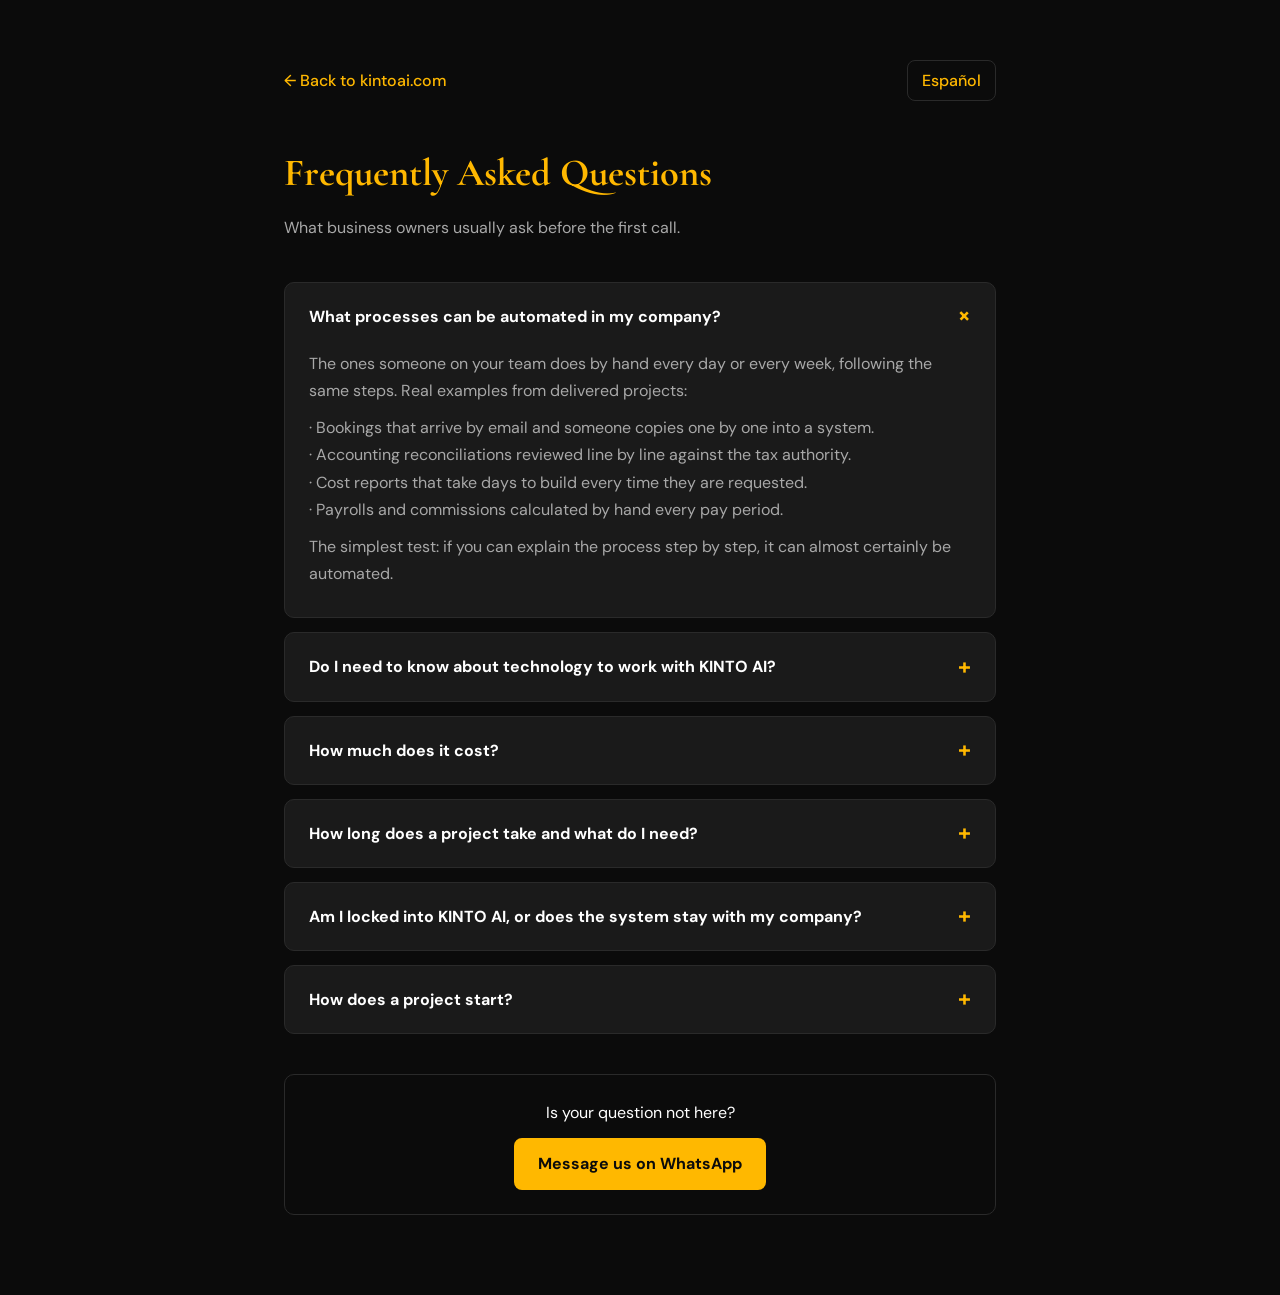
<file: faq-en.html>
<!DOCTYPE html>
<html lang="en">
<head>
    <meta charset="UTF-8">
    <meta name="viewport" content="width=device-width, initial-scale=1.0">
    <title>Frequently Asked Questions | KINTO AI</title>
    <meta name="description" content="Answers to the most common questions about AI automation for businesses: what can be automated, how long it takes and what happens after delivery.">
    <meta name="robots" content="index, follow">
    <link rel="canonical" href="https://kintoai.com/faq-en.html">
    <link rel="alternate" hreflang="es" href="https://kintoai.com/faq.html">
    <link rel="alternate" hreflang="en" href="https://kintoai.com/faq-en.html">
    <link rel="icon" type="image/svg+xml" href="/assets/favicon-simple.svg">
    <link rel="preconnect" href="https://fonts.googleapis.com">
    <link rel="preconnect" href="https://fonts.gstatic.com" crossorigin>
    <link href="https://fonts.googleapis.com/css2?family=Cormorant+Garamond:wght@600;700&family=DM+Sans:wght@400;500;700&display=swap" rel="stylesheet">

    <script type="application/ld+json">
    {
      "@context": "https://schema.org",
      "@type": "FAQPage",
      "mainEntity": [
        {
          "@type": "Question",
          "name": "What processes can be automated in my company?",
          "acceptedAnswer": {
            "@type": "Answer",
            "text": "The ones someone on your team does by hand every day or every week, following the same steps: bookings that arrive by email and get copied into a system, accounting reconciliations reviewed line by line, reports that take days to build, payrolls calculated by hand, repetitive emails to clients. If you can explain the process step by step, it can almost certainly be automated."
          }
        },
        {
          "@type": "Question",
          "name": "Do I need to know about technology to work with KINTO AI?",
          "acceptedAnswer": {
            "@type": "Answer",
            "text": "No. You explain your process in your own words and KINTO AI takes care of the technical side. The tools are delivered ready for your team to use without technical knowledge."
          }
        },
        {
          "@type": "Question",
          "name": "How much does it cost?",
          "acceptedAnswer": {
            "@type": "Answer",
            "text": "It depends on the process and the savings it generates. In the discovery call we estimate those savings and quote based on that, before anything is built and with no commitment."
          }
        },
        {
          "@type": "Question",
          "name": "How long does a project take and what do I need?",
          "acceptedAnswer": {
            "@type": "Answer",
            "text": "A typical project is delivered in weeks, not months. What is needed: access to the files or systems where the process lives, and someone on your team who knows it well to validate the result."
          }
        },
        {
          "@type": "Question",
          "name": "Am I locked into KINTO AI, or does the system stay with my company?",
          "acceptedAnswer": {
            "@type": "Answer",
            "text": "The system stays in your company's own accounts, documented: it does not depend on you continuing to work with KINTO AI. Each project also includes a support period defined in its proposal, plus an optional monthly maintenance plan if you need it."
          }
        },
        {
          "@type": "Question",
          "name": "How does a project start?",
          "acceptedAnswer": {
            "@type": "Answer",
            "text": "By writing to KINTO AI on WhatsApp, where you get an immediate reply. There we understand the process and, if there is a clear opportunity, we estimate how much time and money your company would save, and a formal proposal is presented on that basis. Nothing is built without an accepted proposal."
          }
        }
      ]
    }
    </script>

    <style>
        * { margin: 0; padding: 0; box-sizing: border-box; }
        :root { --black:#0B0B0B; --gold:#FFB800; --white:#FFFFFF; --gray-300:#A8A8A8; --gray-800:#2A2A2A; --gray-900:#1A1A1A; }
        body { font-family:'DM Sans',sans-serif; background:var(--black); color:var(--white); line-height:1.7; }
        .wrap { max-width: 760px; margin: 0 auto; padding: 60px 24px 80px; }
        a { color: var(--gold); }
        .topbar { display:flex; justify-content:space-between; align-items:center; margin-bottom: 40px; }
        .back { text-decoration:none; font-weight:500; }
        .lang-switch { text-decoration:none; font-weight:500; border:1px solid var(--gray-800); border-radius:8px; padding:6px 14px; }
        h1 { font-family:'Cormorant Garamond',serif; font-size: 2.4rem; color: var(--gold); margin-bottom: 8px; }
        .lead { color: var(--gray-300); margin-bottom: 40px; }
        details { border: 1px solid var(--gray-800); border-radius: 10px; margin-bottom: 14px; background: var(--gray-900); overflow: hidden; }
        summary { cursor: pointer; list-style: none; padding: 20px 24px; font-weight: 700; display: flex; justify-content: space-between; align-items: center; gap: 16px; }
        summary::-webkit-details-marker { display: none; }
        summary::after { content: "+"; color: var(--gold); font-size: 1.4rem; line-height: 1; flex-shrink: 0; transition: transform 0.3s ease; }
        details[open] summary::after { transform: rotate(45deg); }
        .faq-body { padding: 0 24px 20px; color: var(--gray-300); }
        .faq-body p { margin-bottom: 10px; }
        .cta-final { margin-top: 40px; padding: 24px; border: 1px solid var(--gray-800); border-radius: 10px; text-align: center; }
        .cta-final a.btn { display:inline-block; margin-top: 12px; padding: 12px 24px; border-radius: 8px; background: var(--gold); color: var(--black); text-decoration:none; font-weight:700; }
    </style>
</head>
<body>
<div class="wrap">
    <div class="topbar">
        <a class="back" href="/">&larr; Back to kintoai.com</a>
        <a class="lang-switch" href="/faq.html" hreflang="es">Español</a>
    </div>
    <h1>Frequently Asked Questions</h1>
    <p class="lead">What business owners usually ask before the first call.</p>

    <details open>
        <summary>What processes can be automated in my company?</summary>
        <div class="faq-body">
            <p>The ones someone on your team does by hand every day or every week, following the same steps. Real examples from delivered projects:</p>
            <p>· Bookings that arrive by email and someone copies one by one into a system.<br>
               · Accounting reconciliations reviewed line by line against the tax authority.<br>
               · Cost reports that take days to build every time they are requested.<br>
               · Payrolls and commissions calculated by hand every pay period.</p>
            <p>The simplest test: if you can explain the process step by step, it can almost certainly be automated.</p>
        </div>
    </details>

    <details>
        <summary>Do I need to know about technology to work with KINTO AI?</summary>
        <div class="faq-body">
            <p>No. You explain your process in your own words, the way you would explain it to a new employee, and KINTO AI takes care of the technical side. The tools are delivered ready for your team to use without technical knowledge, with training included.</p>
        </div>
    </details>

    <details>
        <summary>How much does it cost?</summary>
        <div class="faq-body">
            <p>It depends on the process and the savings it generates. In the discovery call we estimate those savings and quote based on that, before anything is built and with no commitment.</p>
        </div>
    </details>

        <details>
        <summary>How long does a project take and what do I need?</summary>
        <div class="faq-body">
            <p>A typical project is delivered in weeks, not months. On your side, two things are needed: access to the files or systems where the process lives, and someone on your team who knows it well to validate that the result is correct. The rest is on KINTO AI.</p>
        </div>
    </details>

    <details>
        <summary>Am I locked into KINTO AI, or does the system stay with my company?</summary>
        <div class="faq-body">
            <p>The system stays in your company's own accounts, documented: it does not depend on you continuing to work with KINTO AI. Each project also includes a post-delivery support period, whose terms are defined in each project's proposal, plus an optional monthly maintenance plan if you need it.</p>
        </div>
    </details>

    <details>
        <summary>How does a project start?</summary>
        <div class="faq-body">
            <p>By writing to <a href="https://wa.me/50687020081?text=Hi%2C%20I%20want%20to%20automate%20a%20process%20in%20my%20company">KINTO AI on WhatsApp</a>, where you get an immediate reply. There we understand the process that is eating your time and, if there is a clear opportunity, the next step is estimating together how much time and money your company would save, and a formal proposal is presented on that number. Nothing gets built until the proposal is accepted; nothing moves forward without your written approval.</p>
        </div>
    </details>

    <div class="cta-final">
        <p>Is your question not here?</p>
        <a class="btn" href="https://wa.me/50687020081?text=Hi%2C%20I%20want%20to%20automate%20a%20process%20in%20my%20company">Message us on WhatsApp</a>
    </div>
</div>
</body>
</html>
</file>
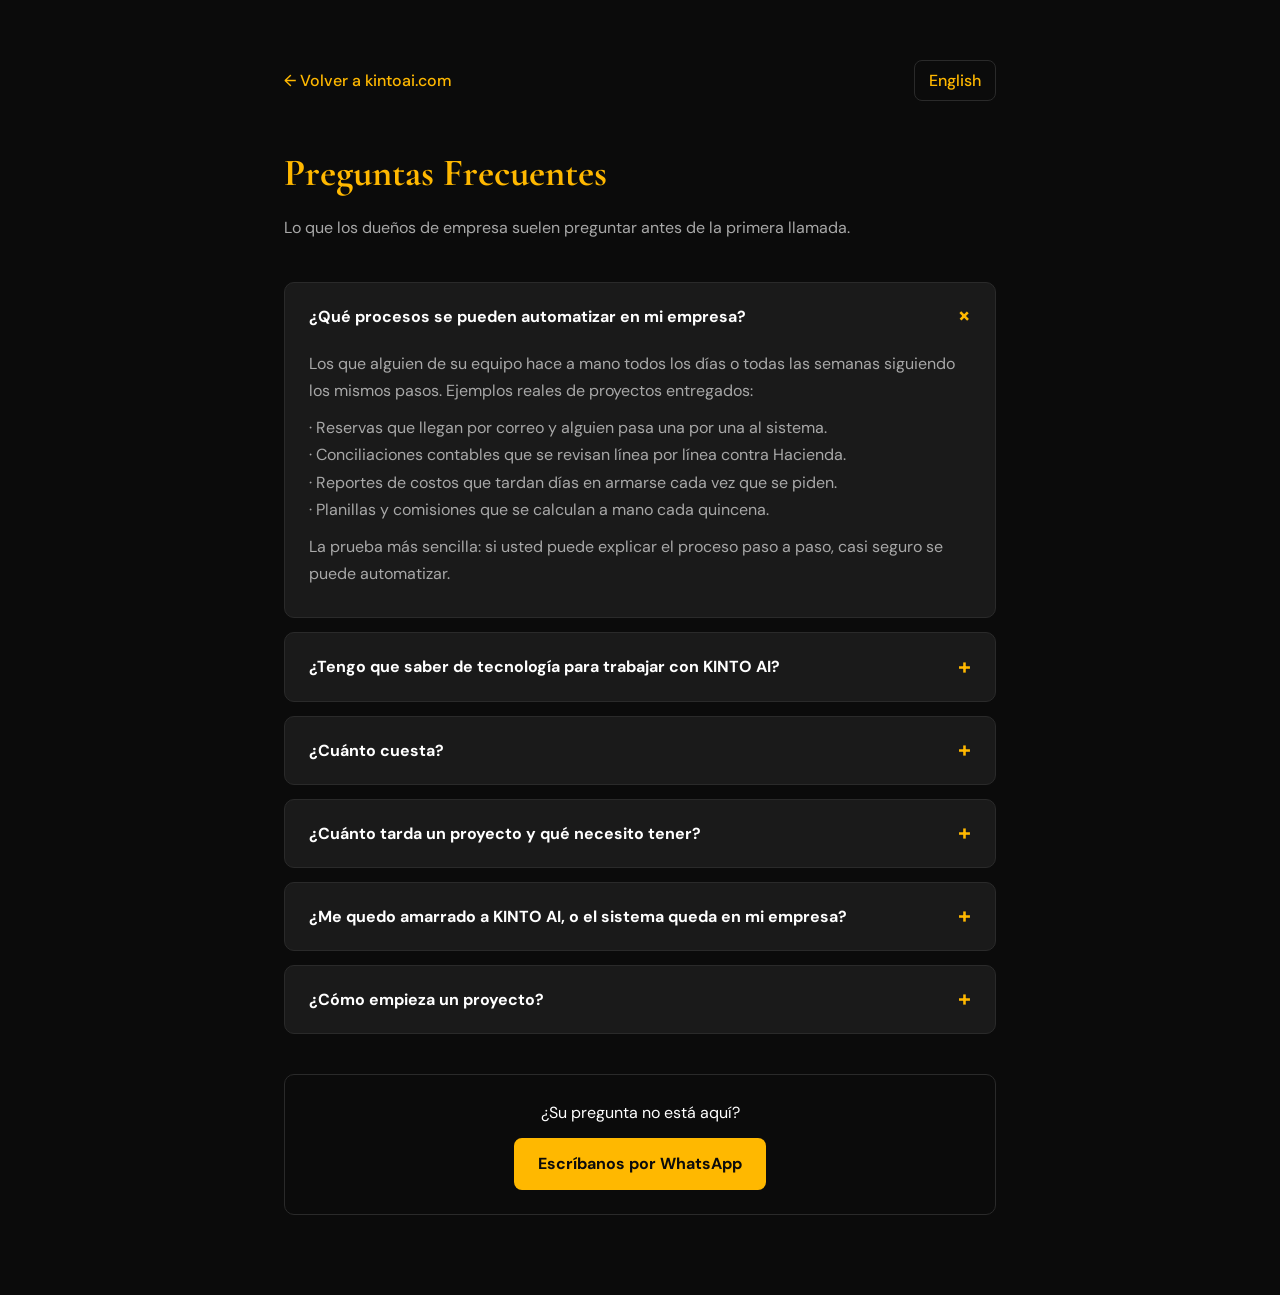
<file: faq.html>
<!DOCTYPE html>
<html lang="es">
<head>
    <meta charset="UTF-8">
    <meta name="viewport" content="width=device-width, initial-scale=1.0">
    <title>Preguntas Frecuentes | KINTO AI</title>
    <meta name="description" content="Respuestas a las preguntas más comunes sobre automatización con IA para empresas: qué se puede automatizar, cuánto tarda y qué pasa después de la entrega.">
    <meta name="robots" content="index, follow">
    <link rel="canonical" href="https://kintoai.com/faq.html">
    <link rel="alternate" hreflang="es" href="https://kintoai.com/faq.html">
    <link rel="alternate" hreflang="en" href="https://kintoai.com/faq-en.html">
    <link rel="icon" type="image/svg+xml" href="/assets/favicon-simple.svg">
    <link rel="preconnect" href="https://fonts.googleapis.com">
    <link rel="preconnect" href="https://fonts.gstatic.com" crossorigin>
    <link href="https://fonts.googleapis.com/css2?family=Cormorant+Garamond:wght@600;700&family=DM+Sans:wght@400;500;700&display=swap" rel="stylesheet">

    <script type="application/ld+json">
    {
      "@context": "https://schema.org",
      "@type": "FAQPage",
      "mainEntity": [
        {
          "@type": "Question",
          "name": "¿Qué procesos se pueden automatizar en mi empresa?",
          "acceptedAnswer": {
            "@type": "Answer",
            "text": "Los que alguien de su equipo hace a mano todos los días o todas las semanas siguiendo los mismos pasos: reservas que llegan por correo y se pasan al sistema, conciliaciones contables línea por línea, reportes que tardan días, planillas calculadas a mano, correos repetitivos a clientes. Si puede explicar el proceso paso a paso, casi seguro se puede automatizar."
          }
        },
        {
          "@type": "Question",
          "name": "¿Tengo que saber de tecnología para trabajar con KINTO AI?",
          "acceptedAnswer": {
            "@type": "Answer",
            "text": "No. Usted explica su proceso en su propio lenguaje y KINTO AI se encarga de la parte técnica. Las herramientas se entregan listas para que su equipo las use sin conocimientos técnicos."
          }
        },
        {
          "@type": "Question",
          "name": "¿Cuánto cuesta?",
          "acceptedAnswer": {
            "@type": "Answer",
            "text": "Depende del proceso y del ahorro que genere. En la llamada de descubrimiento se estima ese ahorro y sobre eso se cotiza, antes de construir nada y sin compromiso."
          }
        },
        {
          "@type": "Question",
          "name": "¿Cuánto tarda un proyecto y qué necesito tener?",
          "acceptedAnswer": {
            "@type": "Answer",
            "text": "Un proyecto típico se entrega en semanas, no en meses. Se necesita acceso a los archivos o sistemas donde vive el proceso y una persona del equipo que lo conozca bien para validar el resultado."
          }
        },
        {
          "@type": "Question",
          "name": "¿Me quedo amarrado a KINTO AI, o el sistema queda en mi empresa?",
          "acceptedAnswer": {
            "@type": "Answer",
            "text": "El sistema queda en las cuentas de su empresa, documentado: no depende de que usted siga trabajando con KINTO AI. Cada proyecto incluye además un período de acompañamiento definido en su propuesta, y después hay mantenimiento mensual opcional si lo necesita."
          }
        },
        {
          "@type": "Question",
          "name": "¿Cómo empieza un proyecto?",
          "acceptedAnswer": {
            "@type": "Answer",
            "text": "Escribiendo al WhatsApp de KINTO AI, donde recibe respuesta de inmediato. Ahí se entiende el proceso y, si hay una oportunidad clara, se estima cuánto tiempo y dinero se ahorraría, y sobre eso se presenta una propuesta formal. Solo se construye con una propuesta aceptada."
          }
        }
      ]
    }
    </script>

    <style>
        * { margin: 0; padding: 0; box-sizing: border-box; }
        :root { --black:#0B0B0B; --gold:#FFB800; --white:#FFFFFF; --gray-300:#A8A8A8; --gray-800:#2A2A2A; --gray-900:#1A1A1A; }
        body { font-family:'DM Sans',sans-serif; background:var(--black); color:var(--white); line-height:1.7; }
        .wrap { max-width: 760px; margin: 0 auto; padding: 60px 24px 80px; }
        a { color: var(--gold); }
        .back { text-decoration:none; font-weight:500; }
        .topbar { display:flex; justify-content:space-between; align-items:center; margin-bottom: 40px; }
        .lang-switch { text-decoration:none; font-weight:500; border:1px solid var(--gray-800); border-radius:8px; padding:6px 14px; }

        h1 { font-family:'Cormorant Garamond',serif; font-size: 2.4rem; color: var(--gold); margin-bottom: 8px; }
        .lead { color: var(--gray-300); margin-bottom: 40px; }
        details {
            border: 1px solid var(--gray-800);
            border-radius: 10px;
            margin-bottom: 14px;
            background: var(--gray-900);
            overflow: hidden;
        }
        summary {
            cursor: pointer; list-style: none;
            padding: 20px 24px; font-weight: 700;
            display: flex; justify-content: space-between; align-items: center; gap: 16px;
        }
        summary::-webkit-details-marker { display: none; }
        summary::after { content: "+"; color: var(--gold); font-size: 1.4rem; line-height: 1; flex-shrink: 0; transition: transform 0.3s ease; }
        details[open] summary::after { transform: rotate(45deg); }
        .faq-body { padding: 0 24px 20px; color: var(--gray-300); }
        .faq-body p { margin-bottom: 10px; }
        .cta-final { margin-top: 40px; padding: 24px; border: 1px solid var(--gray-800); border-radius: 10px; text-align: center; }
        .cta-final a.btn { display:inline-block; margin-top: 12px; padding: 12px 24px; border-radius: 8px; background: var(--gold); color: var(--black); text-decoration:none; font-weight:700; }
    </style>
</head>
<body>
<div class="wrap">
    <div class="topbar">
        <a class="back" href="/">&larr; Volver a kintoai.com</a>
        <a class="lang-switch" href="/faq-en.html" hreflang="en">English</a>
    </div>
    <h1>Preguntas Frecuentes</h1>
    <p class="lead">Lo que los dueños de empresa suelen preguntar antes de la primera llamada.</p>

    <details open>
        <summary>¿Qué procesos se pueden automatizar en mi empresa?</summary>
        <div class="faq-body">
            <p>Los que alguien de su equipo hace a mano todos los días o todas las semanas siguiendo los mismos pasos. Ejemplos reales de proyectos entregados:</p>
            <p>· Reservas que llegan por correo y alguien pasa una por una al sistema.<br>
               · Conciliaciones contables que se revisan línea por línea contra Hacienda.<br>
               · Reportes de costos que tardan días en armarse cada vez que se piden.<br>
               · Planillas y comisiones que se calculan a mano cada quincena.</p>
            <p>La prueba más sencilla: si usted puede explicar el proceso paso a paso, casi seguro se puede automatizar.</p>
        </div>
    </details>

    <details>
        <summary>¿Tengo que saber de tecnología para trabajar con KINTO AI?</summary>
        <div class="faq-body">
            <p>No. Usted explica su proceso en su propio lenguaje, como se lo explicaría a un empleado nuevo, y KINTO AI se encarga de la parte técnica. Las herramientas se entregan listas para que su equipo las use sin conocimientos técnicos, con capacitación incluida.</p>
        </div>
    </details>

    <details>
        <summary>¿Cuánto cuesta?</summary>
        <div class="faq-body">
            <p>Depende del proceso y del ahorro que genere. En la llamada de descubrimiento se estima ese ahorro y sobre eso se cotiza, antes de construir nada y sin compromiso.</p>
        </div>
    </details>

        <details>
        <summary>¿Cuánto tarda un proyecto y qué necesito tener?</summary>
        <div class="faq-body">
            <p>Un proyecto típico se entrega en semanas, no en meses. De su lado se necesitan dos cosas: acceso a los archivos o sistemas donde vive el proceso, y una persona de su equipo que lo conozca bien para validar que el resultado quede correcto. El resto corre por cuenta de KINTO AI.</p>
        </div>
    </details>

    <details>
        <summary>¿Me quedo amarrado a KINTO AI, o el sistema queda en mi empresa?</summary>
        <div class="faq-body">
            <p>El sistema queda en las cuentas de su empresa, documentado: no depende de que usted siga trabajando con KINTO AI. Cada proyecto incluye además un período de acompañamiento posterior a la entrega, cuyas condiciones se definen en la propuesta de cada proyecto, y después puede optar por un plan de mantenimiento mensual si lo necesita.</p>
        </div>
    </details>

    <details>
        <summary>¿Cómo empieza un proyecto?</summary>
        <div class="faq-body">
            <p>Escribiendo al <a href="https://wa.me/50687020081?text=Hola%2C%20quiero%20automatizar%20un%20proceso%20de%20mi%20empresa">WhatsApp de KINTO AI</a>, donde recibe respuesta de inmediato. Ahí se entiende el proceso que le quita tiempo y, si hay una oportunidad clara, el siguiente paso es estimar juntos cuánto tiempo y dinero se ahorraría su empresa, y sobre ese número se presenta una propuesta formal. Solo se construye cuando la propuesta está aceptada; nada avanza sin su aprobación por escrito.</p>
        </div>
    </details>

    <div class="cta-final">
        <p>¿Su pregunta no está aquí?</p>
        <a class="btn" href="https://wa.me/50687020081?text=Hola%2C%20quiero%20automatizar%20un%20proceso%20de%20mi%20empresa">Escríbanos por WhatsApp</a>
    </div>
</div>
</body>
</html>
</file>
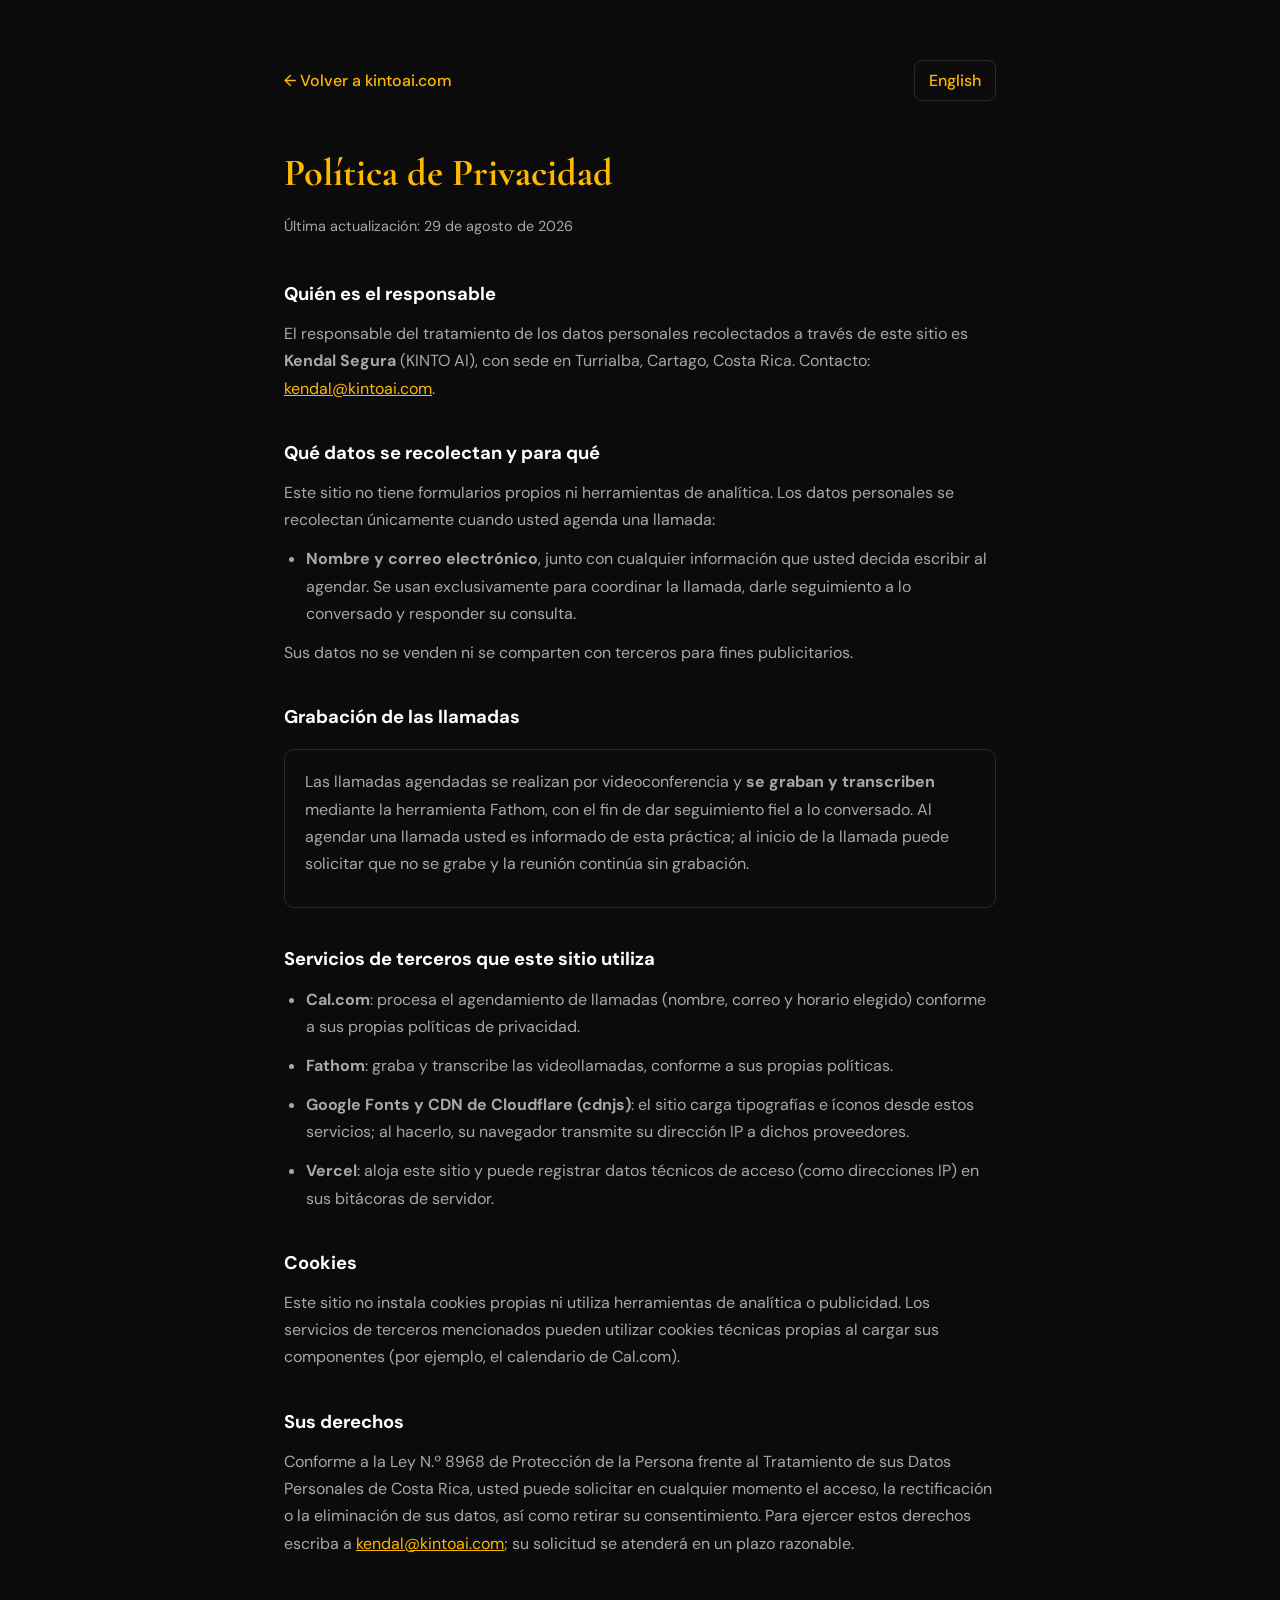
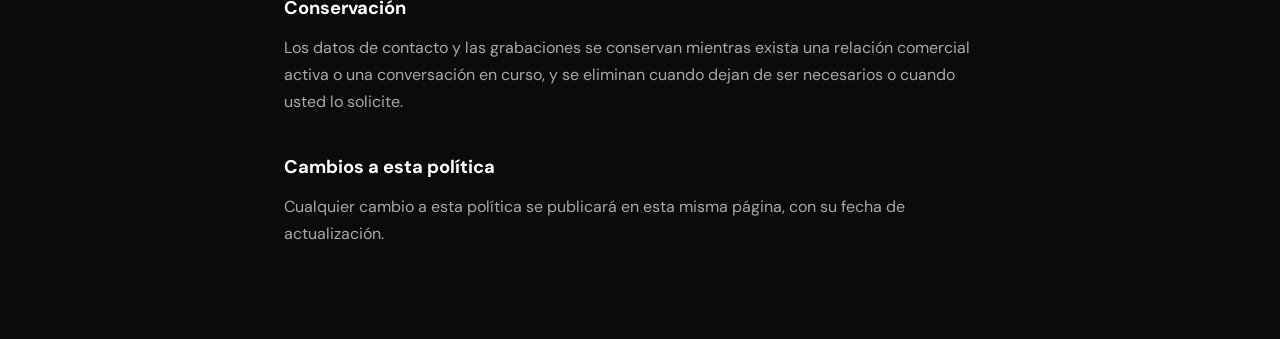
<file: privacidad.html>
<!DOCTYPE html>
<html lang="es">
<head>
    <meta charset="UTF-8">
    <meta name="viewport" content="width=device-width, initial-scale=1.0">
    <title>Política de Privacidad | KINTO AI</title>
    <meta name="description" content="Política de privacidad de KINTO AI: qué datos se recolectan, para qué se usan y cuáles son sus derechos.">
    <meta name="robots" content="index, follow">
    <link rel="canonical" href="https://kintoai.com/privacidad.html">
    <link rel="alternate" hreflang="es" href="https://kintoai.com/privacidad.html">
    <link rel="alternate" hreflang="en" href="https://kintoai.com/privacy.html">
    <link rel="icon" type="image/svg+xml" href="/assets/favicon-simple.svg">
    <link rel="preconnect" href="https://fonts.googleapis.com">
    <link rel="preconnect" href="https://fonts.gstatic.com" crossorigin>
    <link href="https://fonts.googleapis.com/css2?family=Cormorant+Garamond:wght@600;700&family=DM+Sans:wght@400;500;700&display=swap" rel="stylesheet">
    <style>
        * { margin: 0; padding: 0; box-sizing: border-box; }
        :root { --black:#0B0B0B; --gold:#FFB800; --white:#FFFFFF; --gray-300:#A8A8A8; --gray-800:#2A2A2A; }
        body { font-family:'DM Sans',sans-serif; background:var(--black); color:var(--white); line-height:1.7; }
        .wrap { max-width: 760px; margin: 0 auto; padding: 60px 24px 80px; }
        a { color: var(--gold); }
        .back { text-decoration:none; font-weight:500; }
        .topbar { display:flex; justify-content:space-between; align-items:center; margin-bottom: 40px; }
        .lang-switch { text-decoration:none; font-weight:500; border:1px solid var(--gray-800); border-radius:8px; padding:6px 14px; }

        h1 { font-family:'Cormorant Garamond',serif; font-size: 2.4rem; color: var(--gold); margin-bottom: 8px; }
        .updated { color: var(--gray-300); font-size: .9rem; margin-bottom: 40px; }
        h2 { font-size: 1.15rem; margin: 36px 0 10px; }
        p, li { color: var(--gray-300); margin-bottom: 12px; }
        ul { padding-left: 22px; }
        .card { border: 1px solid var(--gray-800); border-radius: 10px; padding: 18px 20px; margin: 16px 0; }
    </style>
</head>
<body>
<div class="wrap">
    <div class="topbar">
        <a class="back" href="/">&larr; Volver a kintoai.com</a>
        <a class="lang-switch" href="/privacy.html" hreflang="en">English</a>
    </div>
    <h1>Política de Privacidad</h1>
    <p class="updated">Última actualización: 29 de agosto de 2026</p>

    <h2>Quién es el responsable</h2>
    <p>El responsable del tratamiento de los datos personales recolectados a través de este sitio es <strong>Kendal Segura</strong> (KINTO AI), con sede en Turrialba, Cartago, Costa Rica. Contacto: <a href="mailto:kendal@kintoai.com">kendal@kintoai.com</a>.</p>

    <h2>Qué datos se recolectan y para qué</h2>
    <p>Este sitio no tiene formularios propios ni herramientas de analítica. Los datos personales se recolectan únicamente cuando usted agenda una llamada:</p>
    <ul>
        <li><strong>Nombre y correo electrónico</strong>, junto con cualquier información que usted decida escribir al agendar. Se usan exclusivamente para coordinar la llamada, darle seguimiento a lo conversado y responder su consulta.</li>
    </ul>
    <p>Sus datos no se venden ni se comparten con terceros para fines publicitarios.</p>

    <h2>Grabación de las llamadas</h2>
    <div class="card">
        <p>Las llamadas agendadas se realizan por videoconferencia y <strong>se graban y transcriben</strong> mediante la herramienta Fathom, con el fin de dar seguimiento fiel a lo conversado. Al agendar una llamada usted es informado de esta práctica; al inicio de la llamada puede solicitar que no se grabe y la reunión continúa sin grabación.</p>
    </div>

    <h2>Servicios de terceros que este sitio utiliza</h2>
    <ul>
        <li><strong>Cal.com</strong>: procesa el agendamiento de llamadas (nombre, correo y horario elegido) conforme a sus propias políticas de privacidad.</li>
        <li><strong>Fathom</strong>: graba y transcribe las videollamadas, conforme a sus propias políticas.</li>
        <li><strong>Google Fonts y CDN de Cloudflare (cdnjs)</strong>: el sitio carga tipografías e íconos desde estos servicios; al hacerlo, su navegador transmite su dirección IP a dichos proveedores.</li>
        <li><strong>Vercel</strong>: aloja este sitio y puede registrar datos técnicos de acceso (como direcciones IP) en sus bitácoras de servidor.</li>
    </ul>

    <h2>Cookies</h2>
    <p>Este sitio no instala cookies propias ni utiliza herramientas de analítica o publicidad. Los servicios de terceros mencionados pueden utilizar cookies técnicas propias al cargar sus componentes (por ejemplo, el calendario de Cal.com).</p>

    <h2>Sus derechos</h2>
    <p>Conforme a la Ley N.º 8968 de Protección de la Persona frente al Tratamiento de sus Datos Personales de Costa Rica, usted puede solicitar en cualquier momento el acceso, la rectificación o la eliminación de sus datos, así como retirar su consentimiento. Para ejercer estos derechos escriba a <a href="mailto:kendal@kintoai.com">kendal@kintoai.com</a>; su solicitud se atenderá en un plazo razonable.</p>

    <h2>Conservación</h2>
    <p>Los datos de contacto y las grabaciones se conservan mientras exista una relación comercial activa o una conversación en curso, y se eliminan cuando dejan de ser necesarios o cuando usted lo solicite.</p>

    <h2>Cambios a esta política</h2>
    <p>Cualquier cambio a esta política se publicará en esta misma página, con su fecha de actualización.</p>
</div>
</body>
</html>
</file>
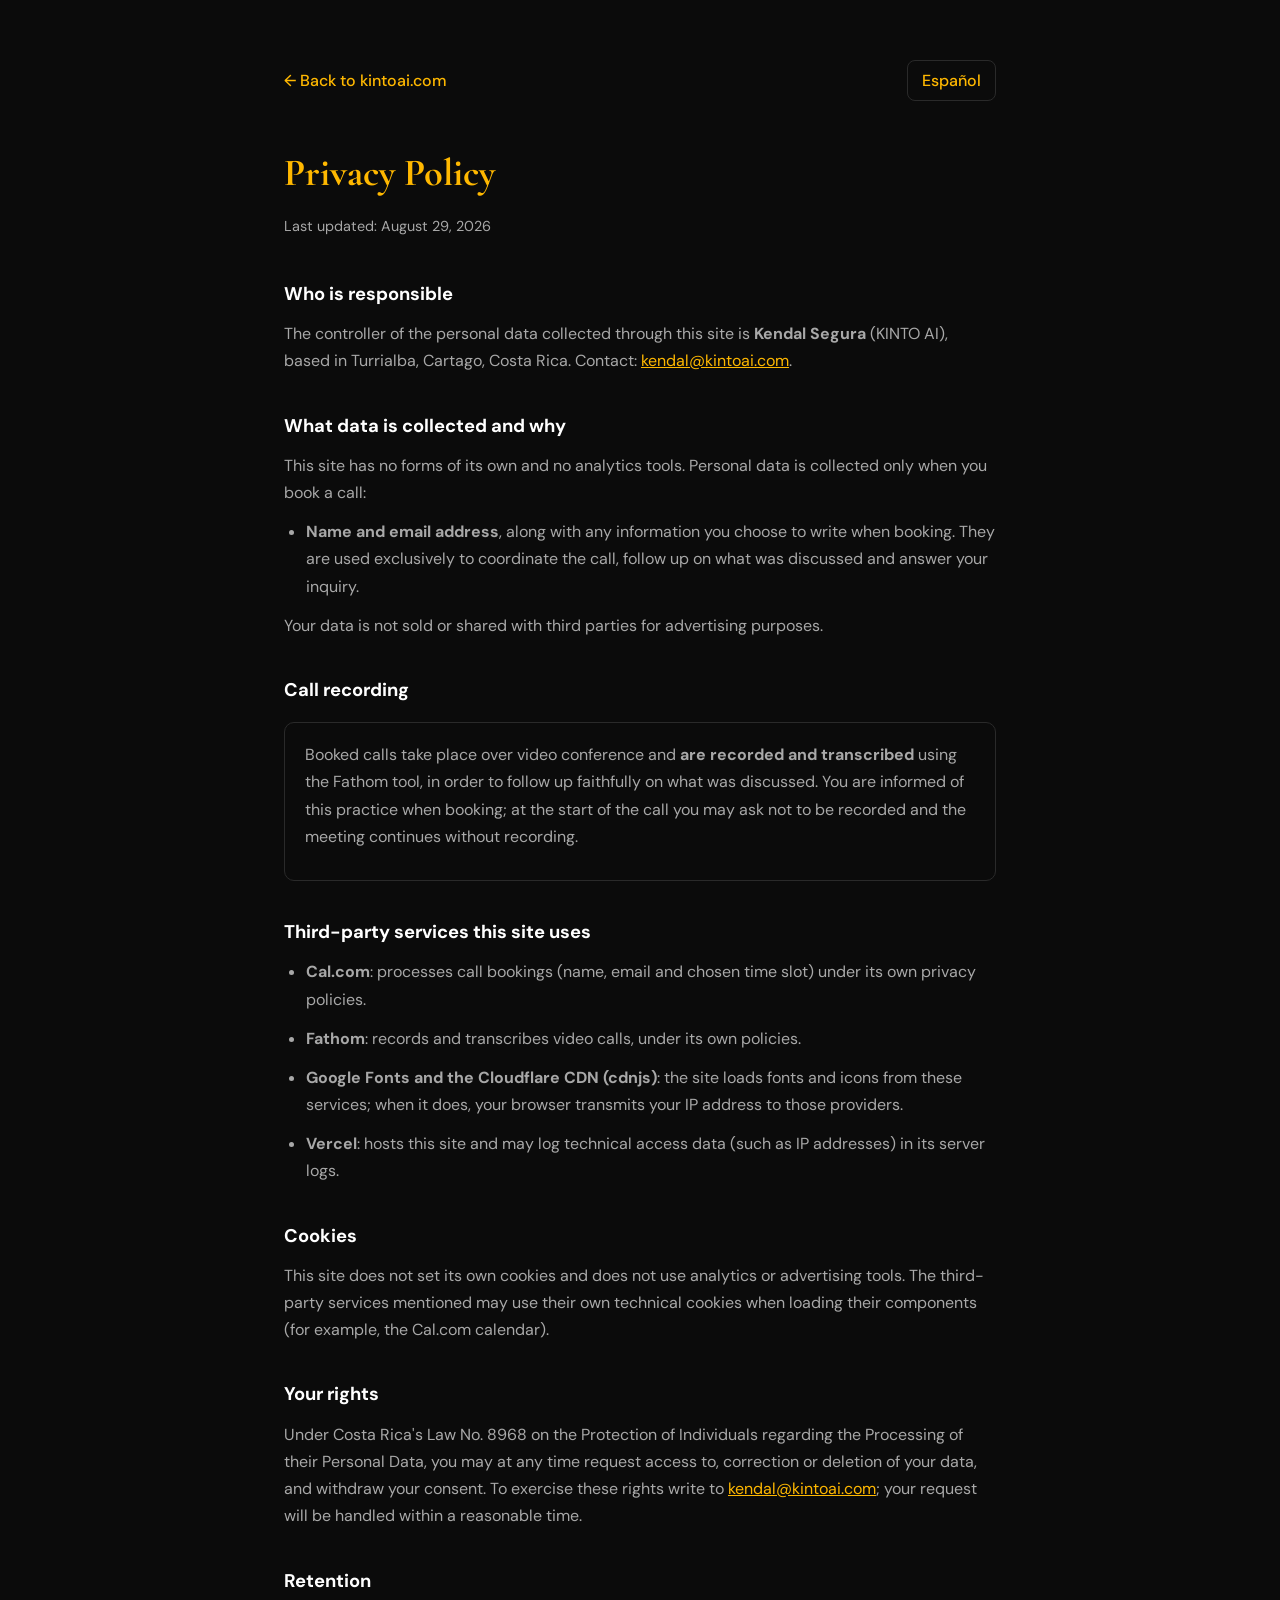
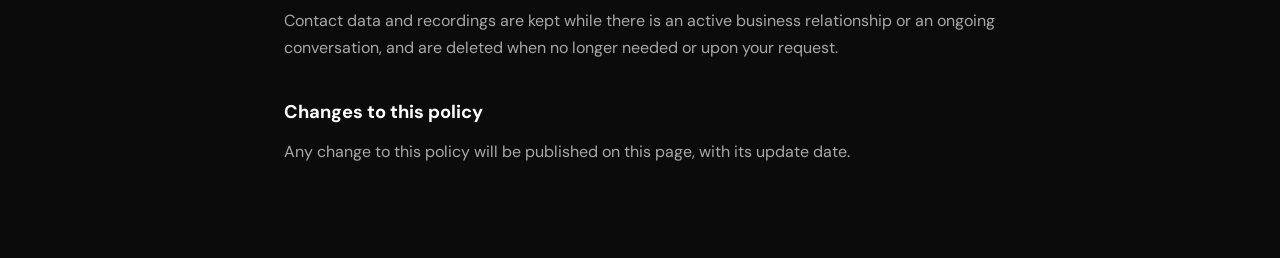
<file: privacy.html>
<!DOCTYPE html>
<html lang="en">
<head>
    <meta charset="UTF-8">
    <meta name="viewport" content="width=device-width, initial-scale=1.0">
    <title>Privacy Policy | KINTO AI</title>
    <meta name="description" content="KINTO AI privacy policy: what data is collected, what it is used for and what your rights are.">
    <meta name="robots" content="index, follow">
    <link rel="canonical" href="https://kintoai.com/privacy.html">
    <link rel="alternate" hreflang="es" href="https://kintoai.com/privacidad.html">
    <link rel="alternate" hreflang="en" href="https://kintoai.com/privacy.html">
    <link rel="icon" type="image/svg+xml" href="/assets/favicon-simple.svg">
    <link rel="preconnect" href="https://fonts.googleapis.com">
    <link rel="preconnect" href="https://fonts.gstatic.com" crossorigin>
    <link href="https://fonts.googleapis.com/css2?family=Cormorant+Garamond:wght@600;700&family=DM+Sans:wght@400;500;700&display=swap" rel="stylesheet">
    <style>
        * { margin: 0; padding: 0; box-sizing: border-box; }
        :root { --black:#0B0B0B; --gold:#FFB800; --white:#FFFFFF; --gray-300:#A8A8A8; --gray-800:#2A2A2A; }
        body { font-family:'DM Sans',sans-serif; background:var(--black); color:var(--white); line-height:1.7; }
        .wrap { max-width: 760px; margin: 0 auto; padding: 60px 24px 80px; }
        a { color: var(--gold); }
        .topbar { display:flex; justify-content:space-between; align-items:center; margin-bottom: 40px; }
        .back { text-decoration:none; font-weight:500; }
        .lang-switch { text-decoration:none; font-weight:500; border:1px solid var(--gray-800); border-radius:8px; padding:6px 14px; }
        h1 { font-family:'Cormorant Garamond',serif; font-size: 2.4rem; color: var(--gold); margin-bottom: 8px; }
        .updated { color: var(--gray-300); font-size: .9rem; margin-bottom: 40px; }
        h2 { font-size: 1.15rem; margin: 36px 0 10px; }
        p, li { color: var(--gray-300); margin-bottom: 12px; }
        ul { padding-left: 22px; }
        .card { border: 1px solid var(--gray-800); border-radius: 10px; padding: 18px 20px; margin: 16px 0; }
    </style>
</head>
<body>
<div class="wrap">
    <div class="topbar">
        <a class="back" href="/">&larr; Back to kintoai.com</a>
        <a class="lang-switch" href="/privacidad.html" hreflang="es">Español</a>
    </div>
    <h1>Privacy Policy</h1>
    <p class="updated">Last updated: August 29, 2026</p>

    <h2>Who is responsible</h2>
    <p>The controller of the personal data collected through this site is <strong>Kendal Segura</strong> (KINTO AI), based in Turrialba, Cartago, Costa Rica. Contact: <a href="mailto:kendal@kintoai.com">kendal@kintoai.com</a>.</p>

    <h2>What data is collected and why</h2>
    <p>This site has no forms of its own and no analytics tools. Personal data is collected only when you book a call:</p>
    <ul>
        <li><strong>Name and email address</strong>, along with any information you choose to write when booking. They are used exclusively to coordinate the call, follow up on what was discussed and answer your inquiry.</li>
    </ul>
    <p>Your data is not sold or shared with third parties for advertising purposes.</p>

    <h2>Call recording</h2>
    <div class="card">
        <p>Booked calls take place over video conference and <strong>are recorded and transcribed</strong> using the Fathom tool, in order to follow up faithfully on what was discussed. You are informed of this practice when booking; at the start of the call you may ask not to be recorded and the meeting continues without recording.</p>
    </div>

    <h2>Third-party services this site uses</h2>
    <ul>
        <li><strong>Cal.com</strong>: processes call bookings (name, email and chosen time slot) under its own privacy policies.</li>
        <li><strong>Fathom</strong>: records and transcribes video calls, under its own policies.</li>
        <li><strong>Google Fonts and the Cloudflare CDN (cdnjs)</strong>: the site loads fonts and icons from these services; when it does, your browser transmits your IP address to those providers.</li>
        <li><strong>Vercel</strong>: hosts this site and may log technical access data (such as IP addresses) in its server logs.</li>
    </ul>

    <h2>Cookies</h2>
    <p>This site does not set its own cookies and does not use analytics or advertising tools. The third-party services mentioned may use their own technical cookies when loading their components (for example, the Cal.com calendar).</p>

    <h2>Your rights</h2>
    <p>Under Costa Rica's Law No. 8968 on the Protection of Individuals regarding the Processing of their Personal Data, you may at any time request access to, correction or deletion of your data, and withdraw your consent. To exercise these rights write to <a href="mailto:kendal@kintoai.com">kendal@kintoai.com</a>; your request will be handled within a reasonable time.</p>

    <h2>Retention</h2>
    <p>Contact data and recordings are kept while there is an active business relationship or an ongoing conversation, and are deleted when no longer needed or upon your request.</p>

    <h2>Changes to this policy</h2>
    <p>Any change to this policy will be published on this page, with its update date.</p>
</div>
</body>
</html>
</file>
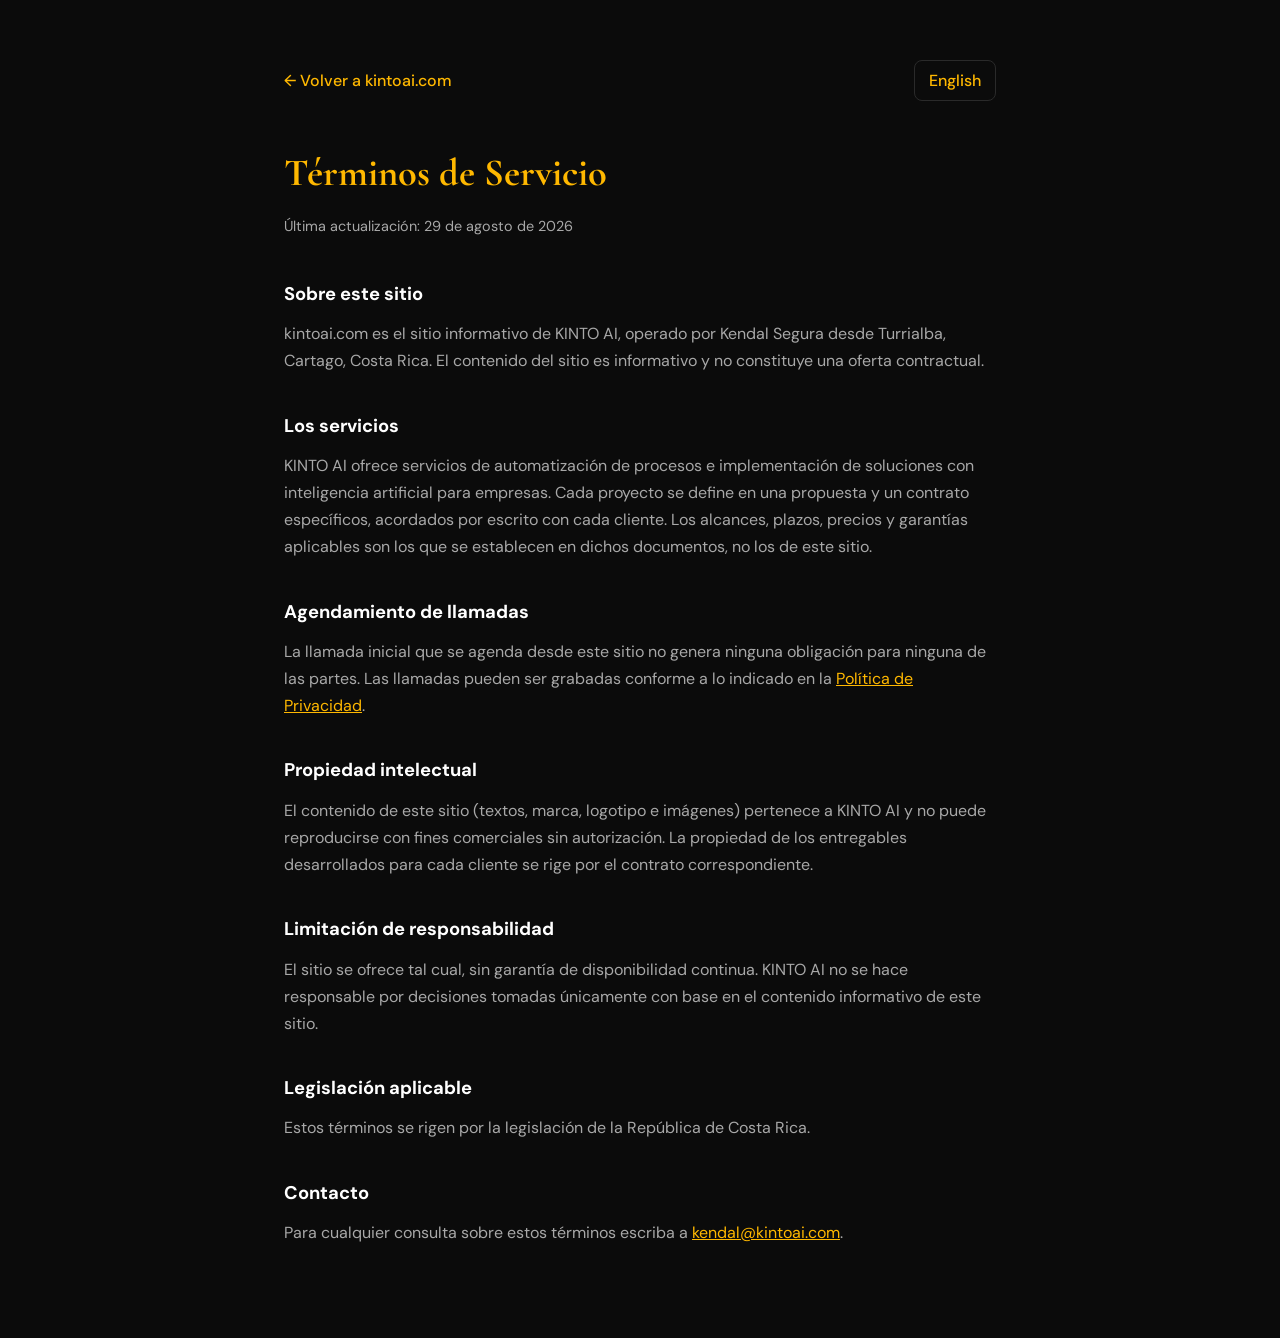
<file: terminos.html>
<!DOCTYPE html>
<html lang="es">
<head>
    <meta charset="UTF-8">
    <meta name="viewport" content="width=device-width, initial-scale=1.0">
    <title>Términos de Servicio | KINTO AI</title>
    <meta name="description" content="Términos de servicio del sitio kintoai.com y de los servicios de automatización de KINTO AI.">
    <meta name="robots" content="index, follow">
    <link rel="canonical" href="https://kintoai.com/terminos.html">
    <link rel="alternate" hreflang="es" href="https://kintoai.com/terminos.html">
    <link rel="alternate" hreflang="en" href="https://kintoai.com/terms.html">
    <link rel="icon" type="image/svg+xml" href="/assets/favicon-simple.svg">
    <link rel="preconnect" href="https://fonts.googleapis.com">
    <link rel="preconnect" href="https://fonts.gstatic.com" crossorigin>
    <link href="https://fonts.googleapis.com/css2?family=Cormorant+Garamond:wght@600;700&family=DM+Sans:wght@400;500;700&display=swap" rel="stylesheet">
    <style>
        * { margin: 0; padding: 0; box-sizing: border-box; }
        :root { --black:#0B0B0B; --gold:#FFB800; --white:#FFFFFF; --gray-300:#A8A8A8; --gray-800:#2A2A2A; }
        body { font-family:'DM Sans',sans-serif; background:var(--black); color:var(--white); line-height:1.7; }
        .wrap { max-width: 760px; margin: 0 auto; padding: 60px 24px 80px; }
        a { color: var(--gold); }
        .back { text-decoration:none; font-weight:500; }
        .topbar { display:flex; justify-content:space-between; align-items:center; margin-bottom: 40px; }
        .lang-switch { text-decoration:none; font-weight:500; border:1px solid var(--gray-800); border-radius:8px; padding:6px 14px; }

        h1 { font-family:'Cormorant Garamond',serif; font-size: 2.4rem; color: var(--gold); margin-bottom: 8px; }
        .updated { color: var(--gray-300); font-size: .9rem; margin-bottom: 40px; }
        h2 { font-size: 1.15rem; margin: 36px 0 10px; }
        p, li { color: var(--gray-300); margin-bottom: 12px; }
        ul { padding-left: 22px; }
    </style>
</head>
<body>
<div class="wrap">
    <div class="topbar">
        <a class="back" href="/">&larr; Volver a kintoai.com</a>
        <a class="lang-switch" href="/terms.html" hreflang="en">English</a>
    </div>
    <h1>Términos de Servicio</h1>
    <p class="updated">Última actualización: 29 de agosto de 2026</p>

    <h2>Sobre este sitio</h2>
    <p>kintoai.com es el sitio informativo de KINTO AI, operado por Kendal Segura desde Turrialba, Cartago, Costa Rica. El contenido del sitio es informativo y no constituye una oferta contractual.</p>

    <h2>Los servicios</h2>
    <p>KINTO AI ofrece servicios de automatización de procesos e implementación de soluciones con inteligencia artificial para empresas. Cada proyecto se define en una propuesta y un contrato específicos, acordados por escrito con cada cliente. Los alcances, plazos, precios y garantías aplicables son los que se establecen en dichos documentos, no los de este sitio.</p>

    <h2>Agendamiento de llamadas</h2>
    <p>La llamada inicial que se agenda desde este sitio no genera ninguna obligación para ninguna de las partes. Las llamadas pueden ser grabadas conforme a lo indicado en la <a href="/privacidad.html">Política de Privacidad</a>.</p>

    <h2>Propiedad intelectual</h2>
    <p>El contenido de este sitio (textos, marca, logotipo e imágenes) pertenece a KINTO AI y no puede reproducirse con fines comerciales sin autorización. La propiedad de los entregables desarrollados para cada cliente se rige por el contrato correspondiente.</p>

    <h2>Limitación de responsabilidad</h2>
    <p>El sitio se ofrece tal cual, sin garantía de disponibilidad continua. KINTO AI no se hace responsable por decisiones tomadas únicamente con base en el contenido informativo de este sitio.</p>

    <h2>Legislación aplicable</h2>
    <p>Estos términos se rigen por la legislación de la República de Costa Rica.</p>

    <h2>Contacto</h2>
    <p>Para cualquier consulta sobre estos términos escriba a <a href="mailto:kendal@kintoai.com">kendal@kintoai.com</a>.</p>
</div>
</body>
</html>
</file>
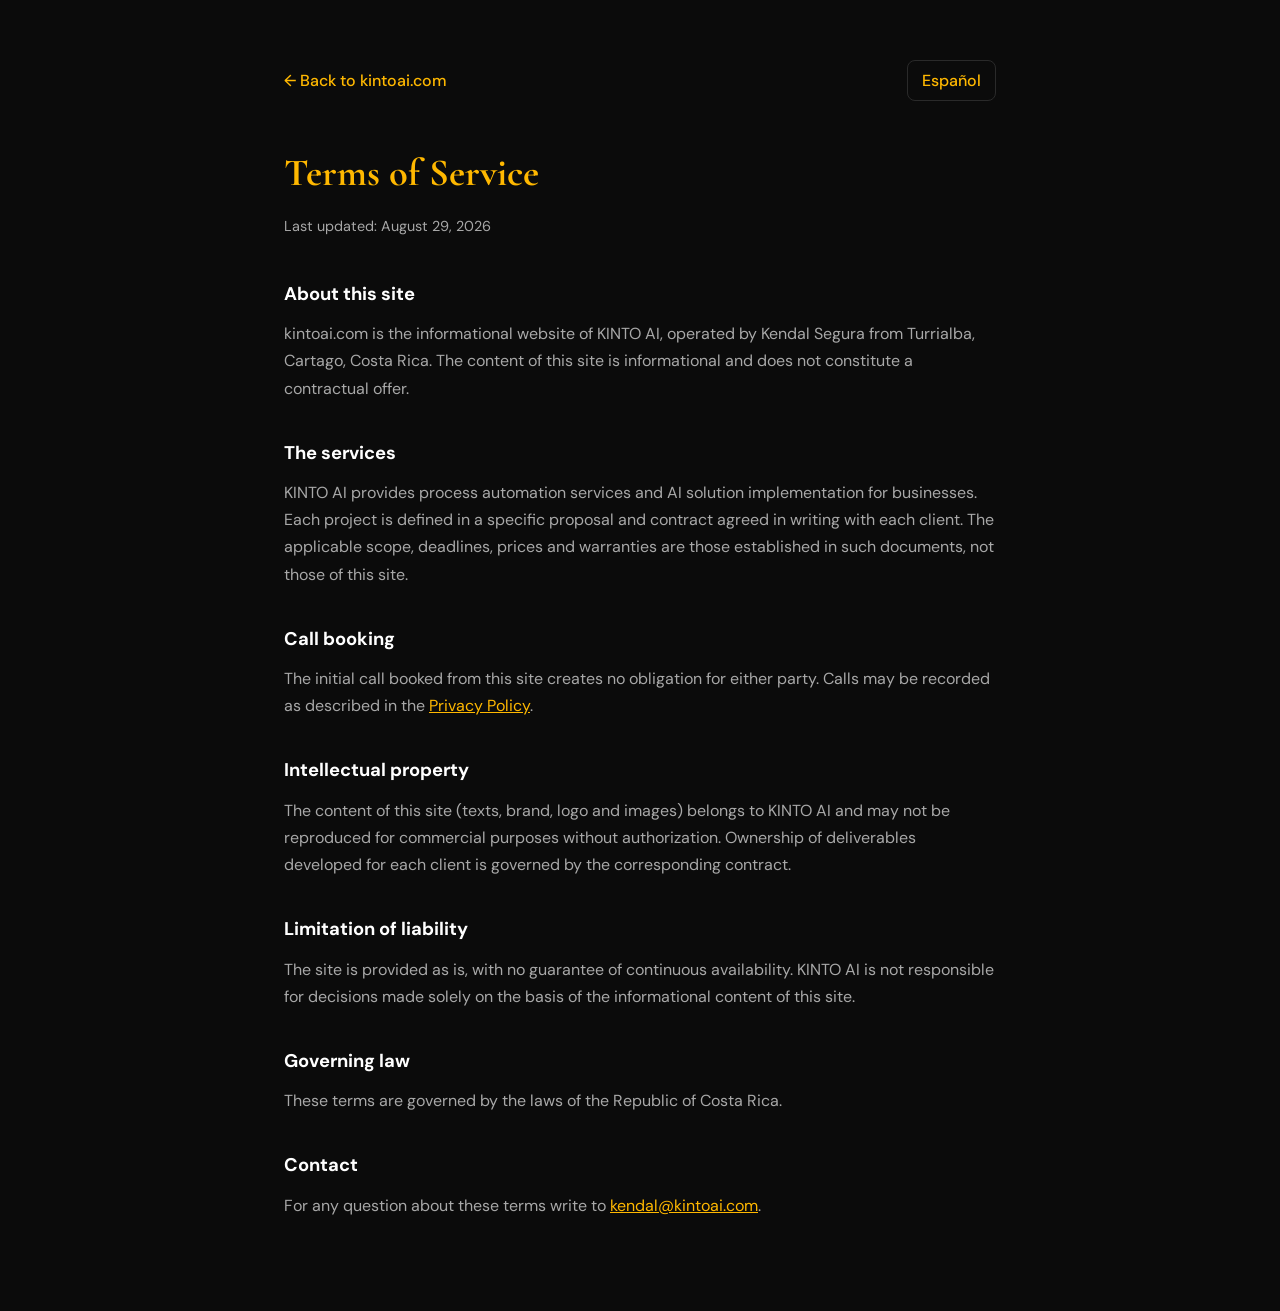
<file: terms.html>
<!DOCTYPE html>
<html lang="en">
<head>
    <meta charset="UTF-8">
    <meta name="viewport" content="width=device-width, initial-scale=1.0">
    <title>Terms of Service | KINTO AI</title>
    <meta name="description" content="Terms of service for the kintoai.com website and KINTO AI automation services.">
    <meta name="robots" content="index, follow">
    <link rel="canonical" href="https://kintoai.com/terms.html">
    <link rel="alternate" hreflang="es" href="https://kintoai.com/terminos.html">
    <link rel="alternate" hreflang="en" href="https://kintoai.com/terms.html">
    <link rel="icon" type="image/svg+xml" href="/assets/favicon-simple.svg">
    <link rel="preconnect" href="https://fonts.googleapis.com">
    <link rel="preconnect" href="https://fonts.gstatic.com" crossorigin>
    <link href="https://fonts.googleapis.com/css2?family=Cormorant+Garamond:wght@600;700&family=DM+Sans:wght@400;500;700&display=swap" rel="stylesheet">
    <style>
        * { margin: 0; padding: 0; box-sizing: border-box; }
        :root { --black:#0B0B0B; --gold:#FFB800; --white:#FFFFFF; --gray-300:#A8A8A8; --gray-800:#2A2A2A; }
        body { font-family:'DM Sans',sans-serif; background:var(--black); color:var(--white); line-height:1.7; }
        .wrap { max-width: 760px; margin: 0 auto; padding: 60px 24px 80px; }
        a { color: var(--gold); }
        .topbar { display:flex; justify-content:space-between; align-items:center; margin-bottom: 40px; }
        .back { text-decoration:none; font-weight:500; }
        .lang-switch { text-decoration:none; font-weight:500; border:1px solid var(--gray-800); border-radius:8px; padding:6px 14px; }
        h1 { font-family:'Cormorant Garamond',serif; font-size: 2.4rem; color: var(--gold); margin-bottom: 8px; }
        .updated { color: var(--gray-300); font-size: .9rem; margin-bottom: 40px; }
        h2 { font-size: 1.15rem; margin: 36px 0 10px; }
        p, li { color: var(--gray-300); margin-bottom: 12px; }
        ul { padding-left: 22px; }
    </style>
</head>
<body>
<div class="wrap">
    <div class="topbar">
        <a class="back" href="/">&larr; Back to kintoai.com</a>
        <a class="lang-switch" href="/terminos.html" hreflang="es">Español</a>
    </div>
    <h1>Terms of Service</h1>
    <p class="updated">Last updated: August 29, 2026</p>

    <h2>About this site</h2>
    <p>kintoai.com is the informational website of KINTO AI, operated by Kendal Segura from Turrialba, Cartago, Costa Rica. The content of this site is informational and does not constitute a contractual offer.</p>

    <h2>The services</h2>
    <p>KINTO AI provides process automation services and AI solution implementation for businesses. Each project is defined in a specific proposal and contract agreed in writing with each client. The applicable scope, deadlines, prices and warranties are those established in such documents, not those of this site.</p>

    <h2>Call booking</h2>
    <p>The initial call booked from this site creates no obligation for either party. Calls may be recorded as described in the <a href="/privacy.html">Privacy Policy</a>.</p>

    <h2>Intellectual property</h2>
    <p>The content of this site (texts, brand, logo and images) belongs to KINTO AI and may not be reproduced for commercial purposes without authorization. Ownership of deliverables developed for each client is governed by the corresponding contract.</p>

    <h2>Limitation of liability</h2>
    <p>The site is provided as is, with no guarantee of continuous availability. KINTO AI is not responsible for decisions made solely on the basis of the informational content of this site.</p>

    <h2>Governing law</h2>
    <p>These terms are governed by the laws of the Republic of Costa Rica.</p>

    <h2>Contact</h2>
    <p>For any question about these terms write to <a href="mailto:kendal@kintoai.com">kendal@kintoai.com</a>.</p>
</div>
</body>
</html>
</file>
<file: assets/sc-motion.css>
/* ============================================================
   sc-motion.css — extracto de maquinaria del motor scrollcraft.
   SOLO las reglas que la animación necesita. El reset global del
   motor (body, fuentes, colores) se dejó fuera a propósito para
   no pisar los estilos propios del sitio.
   Fuente: scrollcraft.css v del build 2026-08-24.
   ============================================================ */

:root {
  --sc-ease-out: cubic-bezier(0.22, 1, 0.36, 1);
}

/* aparición al entrar en pantalla (dispara una sola vez) */
[data-sc-in],
[data-sc-stagger] > * {
  opacity: 0;
  transform: translate3d(0, 34px, 0);
  transition: opacity 850ms var(--sc-ease-out), transform 850ms var(--sc-ease-out);
}
[data-sc-in].sc-in,
[data-sc-stagger] > .sc-in { opacity: 1; transform: none; }

/* el fondo del body lee --sc-canvas, que el motor interpola entre
   los data-sc-drift de cada seccion mientras se scrollea */

@media (prefers-reduced-motion: reduce) {
  [data-sc-in],
  [data-sc-stagger] > * { transform: none; transition-duration: 220ms; }
}

/* parallax: el motor lo mueve con --sc-p */
[data-sc-parallax] { will-change: transform; }
</file>
